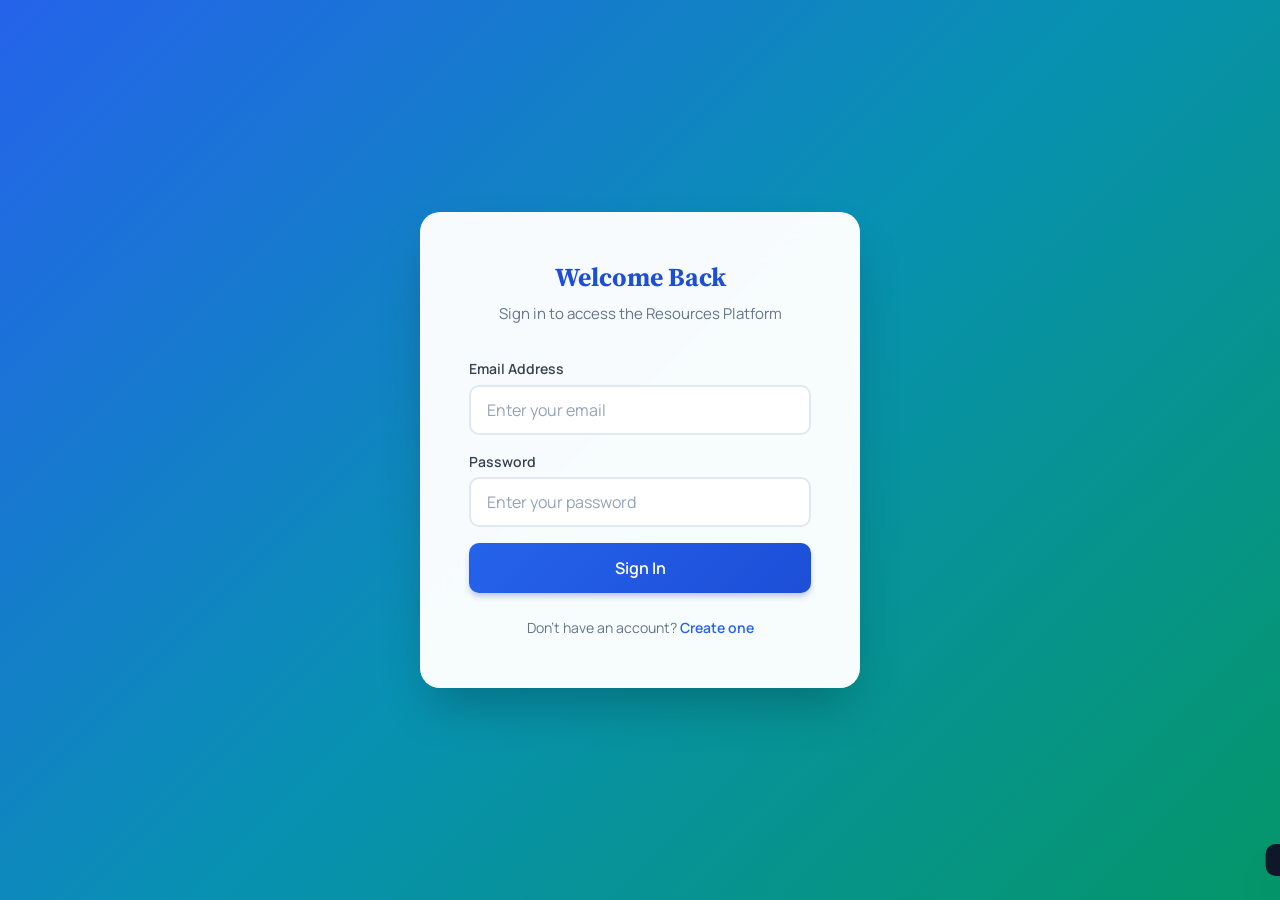
<file: index.html>
<!DOCTYPE html>
<html lang="en">
<head>
    <meta charset="UTF-8">
    <meta name="viewport" content="width=device-width, initial-scale=1.0">
    <meta name="description" content="Resources & Information Scarcity Platform - Connecting students with essential resources, food support, and educational opportunities">
    <meta name="keywords" content="student resources, food parcels, education funding, university support, ICT solutions">
    <meta name="author" content="NWED513 Group Assignment">
    <title>Resources & Information Scarcity | Student Support Platform</title>
    
    
    <link rel="preconnect" href="https://fonts.googleapis.com">
    <link rel="preconnect" href="https://fonts.gstatic.com" crossorigin>
    <link href="https://fonts.googleapis.com/css2?family=Manrope:wght@300;400;500;600;700;800&family=Source+Serif+4:ital,opsz,wght@0,8..60,300;0,8..60,400;0,8..60,500;0,8..60,600;0,8..60,700;1,8..60,400&display=swap" rel="stylesheet">
    
    <link rel="stylesheet" href="css/styles.css">
</head>
<body>
    
    <div id="authContainer" class="auth-container">
        <div class="auth-card">
            <div class="auth-header">
                <h1 id="authTitle">Welcome Back</h1>
                <p id="authSubtitle">Sign in to access the Resources Platform</p>
            </div>
            
            <div id="errorMsg" class="error-message" role="alert"></div>
            <div id="successMsg" class="success-message" role="status"></div>
            
            <form id="authForm" novalidate>
                <div class="form-group" id="nameGroup" style="display: none;">
                    <label for="fullName">Full Name</label>
                    <input type="text" id="fullName" placeholder="Enter your full name" autocomplete="name">
                </div>
                
                <div class="form-group">
                    <label for="email">Email Address</label>
                    <input type="email" id="email" placeholder="Enter your email" required autocomplete="email">
                </div>
                
                <div class="form-group">
                    <label for="password">Password</label>
                    <input type="password" id="password" placeholder="Enter your password" required autocomplete="current-password" minlength="6">
                </div>
                
                <button type="submit" class="btn btn-primary" id="authBtn">Sign In</button>
            </form>
            
            <div class="auth-footer">
                <p id="authSwitchText">Don't have an account? <a onclick="toggleAuthMode()" tabindex="0" role="button">Create one</a></p>
            </div>
        </div>
    </div>

    
    <div id="mainApp" class="app-container hidden">
        
        
        <nav class="navbar" role="navigation" aria-label="Main navigation">
            <div class="logo" onclick="showPage('home')" role="button" tabindex="0" aria-label="Go to homepage">
                R.I.S. Platform
            </div>
            
            <button class="nav-toggle" onclick="toggleMobileNav()" role="button" tabindex="0" aria-label="Toggle navigation menu">
                <span></span>
                <span></span>
                <span></span>
            </button>
            
            <div class="nav-links" id="navLinks">
                <a onclick="showPage('home')" role="button" tabindex="0" class="active">Home</a>
                <a onclick="showPage('about')" role="button" tabindex="0">About Us</a>
                <a onclick="showPage('services')" role="button" tabindex="0">Services</a>
                <a onclick="showPage('volunteer')" role="button" tabindex="0">Volunteer</a>
                <a onclick="showPage('donate')" role="button" tabindex="0">Donate</a>
                <a onclick="showPage('resources')" role="button" tabindex="0">Resources</a>
                <a onclick="showPage('faq')" role="button" tabindex="0">FAQ</a>
                <a onclick="showPage('contact')" role="button" tabindex="0">Contact</a>
                <div class="user-menu">
                    <div class="user-avatar" id="userAvatar" aria-hidden="true">U</div>
                    <button class="btn btn-logout" onclick="logout()">Logout</button>
                </div>
            </div>
        </nav>
        
        <div class="nav-overlay" onclick="toggleMobileNav()" aria-hidden="true"></div>

        
        <div id="homeView" class="page-view">
            
            <section class="hero-section">
                <div class="hero-content">
                    <h1>Empowering Students Through Resource Access</h1>
                    <p>A comprehensive platform connecting university students with essential resources, food support, menstrual health supplies, and educational funding opportunities.</p>
                    <div class="hero-buttons">
                        <button class="btn btn-primary" onclick="showPage('services')">Explore Services</button>
                        <button class="btn btn-hero-secondary" onclick="showPage('about')">Learn More</button>
                    </div>
                </div>
            </section>

            
            <div class="welcome-banner">
                <h2>Your Future. Your Strength. Your Support System.</h2>
                <p>From trusted tertiary education information to vital support for women's needs, we are here to help you rise. When times are tough, our resources offer care, dignity, and hope.</p>
            </div>

            
            <section class="main-content">
                <div class="section-header">
                    <h2>Our Impact</h2>
                    <div class="section-divider"></div>
                    <p>Making a real difference in students' lives every day</p>
                </div>

                <div class="stats-grid" style="max-width: 800px; margin: 0 auto;">
                    <div class="stat-item">
                        <div class="number">500+</div>
                        <div class="label">Students Supported</div>
                    </div>
                    <div class="stat-item">
                        <div class="number">1,200</div>
                        <div class="label">Food Parcels Distributed</div>
                    </div>
                    <div class="stat-item">
                        <div class="number">50</div>
                        <div class="label">Active Volunteers</div>
                    </div>
                    <div class="stat-item">
                        <div class="number">24/7</div>
                        <div class="label">Resource Access</div>
                    </div>
                </div>
            </section>

            
            <section class="main-content">
                <div class="section-header">
                    <h2>Quick Access</h2>
                    <div class="section-divider"></div>
                    <p>Get the support you need, when you need it</p>
                </div>

                <div class="services-grid" style="grid-template-columns: repeat(auto-fit, minmax(250px, 1fr));">
                    <a href="#" onclick="showPage('services'); return false;" class="quick-access-card">
                        <div class="quick-access-icon" style="background: linear-gradient(135deg, #3b82f6, #1d4ed8);">
                            <svg width="24" height="24" viewBox="0 0 24 24" fill="none" stroke="currentColor" stroke-width="2"><path d="M18 8h1a4 4 0 0 1 0 8h-1"/><path d="M2 8h16v9a4 4 0 0 1-4 4H6a4 4 0 0 1-4-4V8z"/></svg>
                        </div>
                        <h4>Food Support</h4>
                        <p>Weekly food parcels for students in need</p>
                    </a>
                    <a href="#" onclick="showPage('services'); return false;" class="quick-access-card">
                        <div class="quick-access-icon" style="background: linear-gradient(135deg, #ec4899, #db2777);">
                            <svg width="24" height="24" viewBox="0 0 24 24" fill="none" stroke="currentColor" stroke-width="2"><path d="M12 21.35l-1.45-1.32C5.4 15.36 2 12.28 2 8.5"/></svg>
                        </div>
                        <h4>Health Supplies</h4>
                        <p>Free menstrual products and wellness resources</p>
                    </a>
                    <a href="#" onclick="showPage('services'); return false;" class="quick-access-card">
                        <div class="quick-access-icon" style="background: linear-gradient(135deg, #059669, #047857);">
                            <svg width="24" height="24" viewBox="0 0 24 24" fill="none" stroke="currentColor" stroke-width="2"><path d="M22 10v6M2 10l10-5 10 5-10 5z"/></svg>
                        </div>
                        <h4>Funding Help</h4>
                        <p>Scholarships, bursaries, and financial aid</p>
                    </a>
                    <a href="#" onclick="showPage('contact'); return false;" class="quick-access-card">
                        <div class="quick-access-icon" style="background: linear-gradient(135deg, #f59e0b, #d97706);">
                            <svg width="24" height="24" viewBox="0 0 24 24" fill="none" stroke="currentColor" stroke-width="2"><path d="M22 16.92v3a2 2 0 0 1-2.18 2 19.79 19.79 0 0 1-8.63-3.07"/></svg>
                        </div>
                        <h4>Get in Touch</h4>
                        <p>Contact our support team for assistance</p>
                    </a>
                </div>
            </section>

            
            <section class="main-content" id="services">
                <div class="section-header">
                    <h2>Our Services</h2>
                    <div class="section-divider"></div>
                    <p>Comprehensive support designed to uplift and empower</p>
                </div>
                
                <div class="services-grid">
                    
                    <div class="service-card">
                        <div class="service-icon">
                            <svg width="24" height="24" viewBox="0 0 24 24" fill="none" stroke="currentColor" stroke-width="2" stroke-linecap="round" stroke-linejoin="round"><path d="M18 8h1a4 4 0 0 1 0 8h-1"/><path d="M2 8h16v9a4 4 0 0 1-4 4H6a4 4 0 0 1-4-4V8z"/><line x1="6" y1="1" x2="6" y2="4"/><line x1="10" y1="1" x2="10" y2="4"/><line x1="14" y1="1" x2="14" y2="4"/></svg>
                        </div>
                        <h3>Care In Action</h3>
                        <p>Providing essential food supplies and nutrition support to students facing hardship.</p>
                    
                        <div class="service-details" id="careDetails">
                            <div class="details-content">
                                <h4>What We Provide</h4>
                                <ul>
                                    <li>Weekly food package distribution</li>
                                    <li>Fresh produce and pantry staples</li>
                                    <li>Special dietary accommodations</li>
                                    <li>Emergency meal assistance</li>
                                </ul>
                                <h4>How to Access</h4>
                                <p>Visit our distribution center every Tuesday and Thursday, 9 AM - 5 PM. No appointment needed—just bring student ID and proof of residence.</p>
                            </div>
                        </div>
                    
                        <button class="btn btn-expand" onclick="toggleDetails('careDetails', this)"><p><a href="Care in action.html">Care in action details</a></p></button>
                    </div>

                    
                    <div class="service-card">
                        <div class="service-icon">
                            <svg width="24" height="24" viewBox="0 0 24 24" fill="none" stroke="currentColor" stroke-width="2" stroke-linecap="round" stroke-linejoin="round"><path d="M12 21.35l-1.45-1.32C5.4 15.36 2 12.28 2 8.5 2 5.42 4.42 3 7.5 3c1.74 0 3.41.81 4.5 2.09C13.09 3.81 14.76 3 16.5 3 19.58 3 22 5.42 22 8.5c0 3.78-3.4 6.86-8.55 11.54L12 21.35z"/></svg>
                        </div>
                        <h3>Menstrual Health</h3>
                        <p>Supporting dignity and health through hygiene products and wellness resources.</p>
                        
                        <div class="service-details" id="womenDetails">
                            <div class="details-content">
                                <h4>Understanding Menstruation</h4>
                                <p>A menstrual cycle is a monthly process in the female body involving the shedding of the uterine lining. It typically lasts 3-7 days and is a normal, healthy part of reproductive health.</p>
                                
                                <h4>Types of Menstrual Products</h4>
                                <ul>
                                    <li>Sanitary Pads - Absorbent products for leakage protection</li>
                                    <li>Reusable Cloth Pads - Eco-friendly, washable options</li>
                                    <li>Tampons - Internal absorption for active lifestyles</li>
                                    <li>Menstrual Cups - Sustainable, long-lasting solution</li>
                                </ul>
                            </div>
                        </div>
                        
                        <button class="btn btn-expand" onclick="toggleDetails('womenDetails', this)"><a href="Menstrual Cycle Guide.html">Learn More</a></button>
                    </div>

                    
                    <div class="service-card">
                        <div class="service-icon">
                            <svg width="24" height="24" viewBox="0 0 24 24" fill="none" stroke="currentColor" stroke-width="2" stroke-linecap="round" stroke-linejoin="round"><path d="M22 10v6M2 10l10-5 10 5-10 5z"/><path d="M6 12v5c3 3 9 3 12 0v-5"/></svg>
                        </div>
                        <h3>University Funding</h3>
                        <p>Opening doors through bursaries, scholarships, and comprehensive school support.</p>
                        
                        <div class="service-details" id="eduDetails">
                            <div class="details-content">
                                <h4>Financial Support Options</h4>
                                <ul>
                                    <li>Merit-based scholarships</li>
                                    <li>Need-based bursaries</li>
                                    <li>Work-study programs</li>
                                    <li>Emergency student funds</li>
                                </ul>
                                <h4>Application Process</h4>
                                <p>Contact our financial aid office for personalized guidance on available funding options and application requirements.</p>
                            </div>
                        </div>
                        
                        <button class="btn btn-expand" onclick="toggleDetails('eduDetails', this)"><a href="Edupath.html">Learn More</a></button>
                    </div>
                </div>
            </section>
        </div>

        
        <div id="aboutView" class="page-view hidden">
            <section class="main-content">
                <div class="section-header">
                    <h2>About Us</h2>
                    <div class="section-divider"></div>
                    <p>Building bridges, breaking barriers, and creating opportunities</p>
                </div>

                <div class="about-grid">
                    <div class="about-content">
                        <h3>Our Mission</h3>
                        <p>The Resources & Information Scarcity Platform was founded with a simple yet powerful mission: to ensure that no university student goes without essential resources due to financial constraints.</p>
                        <p>We believe that access to food, hygiene products, and educational support should not be privileges but fundamental rights for all students pursuing higher education.</p>
                    </div>
                    <div class="about-image">
                        <svg width="80" height="80" viewBox="0 0 24 24" fill="none" stroke="currentColor" stroke-width="1.5" stroke-linecap="round" stroke-linejoin="round"><path d="M17 21v-2a4 4 0 0 0-4-4H5a4 4 0 0 0-4 4v2"/><circle cx="9" cy="7" r="4"/><path d="M23 21v-2a4 4 0 0 0-3-3.87"/><path d="M16 3.13a4 4 0 0 1 0 7.75"/></svg>
                    </div>
                </div>

                <div class="about-grid">
                    <div class="about-image">
                        <svg width="80" height="80" viewBox="0 0 24 24" fill="none" stroke="currentColor" stroke-width="1.5" stroke-linecap="round" stroke-linejoin="round"><circle cx="12" cy="12" r="10"/><line x1="2" y1="12" x2="22" y2="12"/><path d="M12 2a15.3 15.3 0 0 1 4 10 15.3 15.3 0 0 1-4 10 15.3 15.3 0 0 1-4-10 15.3 15.3 0 0 1 4-10z"/></svg>
                    </div>
                    <div class="about-content">
                        <h3>Our Vision</h3>
                        <p>We envision a future where every student, regardless of their financial background, has equal access to the resources they need to succeed academically and maintain their dignity and wellbeing.</p>
                        <p>Through technology, community partnerships, and dedicated volunteers, we are building a sustainable support system that empowers students to focus on their education rather than their basic survival needs.</p>
                    </div>
                </div>

                <div class="section-header" style="margin-top: var(--space-3xl);">
                    <h3>Our Team</h3>
                    <div class="section-divider"></div>
                </div>

                <div class="team-grid">
                    <div class="team-member">
                        <div class="team-avatar">JD</div>
                        <h4>Agnes Ntuli</h4>
                        <h4>Gift Manyatsha</h4>
                        <p>Back-end and Front-end developer</p>
                    </div>
                    <div class="team-member">
                        <div class="team-avatar">MS</div>
                        <h4>Phiwokuhle Mngomezulu</h4>
                        <h4>Nobuhle Mile</h4>
                        <h4>Nhlahla Ndweni</h4>
                        <p>Operations Manager</p>
                    </div>
                    <div class="team-member">
                        <div class="team-avatar">SJ</div>
                        <h4>Toka Monareng</h4>
                        <h4>Phiwokuhle Nkosi</h4>
                        <p>Community Liaison</p>
                    </div>
                    <div class="team-member">
                        <div class="team-avatar">DW</div>
                        <h4>Nombuso Mdluli</h4>
                        <h4>Nontobeko Ntuli</h4>
                        <h4>Ntando Ntombela</h4>
                        <p>Technical Lead</p>
                    </div>
                </div>
            </section>
        </div>

        
        <div id="servicesView" class="page-view hidden">
            <section class="hero-section" style="padding: var(--space-3xl) var(--space-xl);">
                <div class="hero-content">
                    <h1>Our Services</h1>
                    <p>Comprehensive support programs designed to address the diverse needs of university students</p>
                </div>
            </section>

            <section class="main-content">
                <div class="services-grid">
                    <div class="service-card">
                        <div class="service-icon">
                            <svg width="24" height="24" viewBox="0 0 24 24" fill="none" stroke="currentColor" stroke-width="2" stroke-linecap="round" stroke-linejoin="round"><path d="M18 8h1a4 4 0 0 1 0 8h-1"/><path d="M2 8h16v9a4 4 0 0 1-4 4H6a4 4 0 0 1-4-4V8z"/><line x1="6" y1="1" x2="6" y2="4"/><line x1="10" y1="1" x2="10" y2="4"/><line x1="14" y1="1" x2="14" y2="4"/></svg>
                        </div>
                        <h3>Care In Action</h3>
                        <p>Providing essential food supplies and nutrition support to students facing hardship.</p>
                        <div class="service-details" id="careDetailsFull">
                            <div class="details-content">
                                <h4>What We Provide</h4>
                                <ul>
                                    <li>Weekly food package distribution</li>
                                    <li>Fresh produce and pantry staples</li>
                                    <li>Special dietary accommodations</li>
                                    <li>Emergency meal assistance</li>
                                </ul>
                                <h4>Distribution Schedule</h4>
                                <p>Tuesday and Thursday, 9 AM - 5 PM at the Student Support Center. Bring student ID and proof of residence.</p>
                            </div>
                        </div>
                        <button class="btn btn-expand" onclick="toggleDetails('careDetailsFull', this)">Learn More</button>
                    </div>

                    <div class="service-card">
                        <div class="service-icon">
                            <svg width="24" height="24" viewBox="0 0 24 24" fill="none" stroke="currentColor" stroke-width="2" stroke-linecap="round" stroke-linejoin="round"><path d="M12 21.35l-1.45-1.32C5.4 15.36 2 12.28 2 8.5 2 5.42 4.42 3 7.5 3c1.74 0 3.41.81 4.5 2.09C13.09 3.81 14.76 3 16.5 3 19.58 3 22 5.42 22 8.5c0 3.78-3.4 6.86-8.55 11.54L12 21.35z"/></svg>
                        </div>
                        <h3>Menstrual Health</h3>
                        <p>Supporting dignity and health through hygiene products and wellness resources.</p>
                        <div class="service-details" id="womenDetailsFull">
                            <div class="details-content">
                                <h4>Products Available</h4>
                                <ul>
                                    <li>Sanitary pads (regular and overnight)</li>
                                    <li>Tampons (various absorbencies)</li>
                                    <li>Menstrual cups</li>
                                    <li>Reusable cloth pads</li>
                                    <li>Pain relief medication</li>
                                </ul>
                                <h4>How to Access</h4>
                                <p>Visit the Women's Wellness Center on campus. All products are provided free of charge with no questions asked.</p>
                            </div>
                        </div>
                        <button class="btn btn-expand" onclick="toggleDetails('womenDetailsFull', this)">Learn More</button>
                    </div>

                    <div class="service-card">
                        <div class="service-icon">
                            <svg width="24" height="24" viewBox="0 0 24 24" fill="none" stroke="currentColor" stroke-width="2" stroke-linecap="round" stroke-linejoin="round"><path d="M22 10v6M2 10l10-5 10 5-10 5z"/><path d="M6 12v5c3 3 9 3 12 0v-5"/></svg>
                        </div>
                        <h3>University Funding</h3>
                        <p>Opening doors through bursaries, scholarships, and comprehensive school support.</p>
                        <div class="service-details" id="eduDetailsFull">
                            <div class="details-content">
                                <h4>Funding Options</h4>
                                <ul>
                                    <li>Merit-based scholarships</li>
                                    <li>Need-based bursaries</li>
                                    <li>Work-study programs</li>
                                    <li>Emergency student funds</li>
                                    <li>Textbook assistance programs</li>
                                </ul>
                                <h4>Application Process</h4>
                                <p>Schedule a consultation with our financial aid advisor to explore available options and receive personalized guidance on applications.</p>
                            </div>
                        </div>
                        <button class="btn btn-expand" onclick="toggleDetails('eduDetailsFull', this)">Learn More</button>
                    </div>

                    <div class="service-card">
                        <div class="service-icon">
                            <svg width="24" height="24" viewBox="0 0 24 24" fill="none" stroke="currentColor" stroke-width="2" stroke-linecap="round" stroke-linejoin="round"><path d="M4 19.5A2.5 2.5 0 0 1 6.5 17H20"/><path d="M6.5 2H20v20H6.5A2.5 2.5 0 0 1 4 19.5v-15A2.5 2.5 0 0 1 6.5 2z"/></svg>
                        </div>
                        <h3>Academic Support</h3>
                        <p>Tutoring, study groups, and academic resources to help students succeed.</p>
                        <div class="service-details" id="academicDetails">
                            <div class="details-content">
                                <h4>Available Support</h4>
                                <ul>
                                    <li>Peer tutoring programs</li>
                                    <li>Study skills workshops</li>
                                    <li>Writing center assistance</li>
                                    <li>Exam preparation sessions</li>
                                </ul>
                            </div>
                        </div>
                        <button class="btn btn-expand" onclick="toggleDetails('academicDetails', this)">Learn More</button>
                    </div>

                    <div class="service-card">
                        <div class="service-icon">
                            <svg width="24" height="24" viewBox="0 0 24 24" fill="none" stroke="currentColor" stroke-width="2" stroke-linecap="round" stroke-linejoin="round"><path d="M20 21v-2a4 4 0 0 0-4-4H8a4 4 0 0 0-4 4v2"/><circle cx="12" cy="7" r="4"/></svg>
                        </div>
                        <h3>Mental Health</h3>
                        <p>Counseling services and mental health resources for student wellbeing.</p>
                        <div class="service-details" id="mentalDetails">
                            <div class="details-content">
                                <h4>Services Offered</h4>
                                <ul>
                                    <li>Individual counseling sessions</li>
                                    <li>Group therapy sessions</li>
                                    <li>Crisis intervention</li>
                                    <li>Stress management workshops</li>
                                </ul>
                            </div>
                        </div>
                        <button class="btn btn-expand" onclick="toggleDetails('mentalDetails', this)">Learn More</button>
                    </div>

                    <div class="service-card">
                        <div class="service-icon">
                            <svg width="24" height="24" viewBox="0 0 24 24" fill="none" stroke="currentColor" stroke-width="2" stroke-linecap="round" stroke-linejoin="round"><path d="M3 9l9-7 9 7v11a2 2 0 0 1-2 2H5a2 2 0 0 1-2-2z"/><polyline points="9 22 9 12 15 12 15 22"/></svg>
                        </div>
                        <h3>Housing Assistance</h3>
                        <p>Help finding affordable and safe housing options for students.</p>
                        <div class="service-details" id="housingDetails">
                            <div class="details-content">
                                <h4>Housing Support</h4>
                                <ul>
                                    <li>Affordable housing listings</li>
                                    <li>Rental assistance programs</li>
                                    <li>Emergency shelter referrals</li>
                                    <li>Tenancy rights education</li>
                                </ul>
                            </div>
                        </div>
                        <button class="btn btn-expand" onclick="toggleDetails('housingDetails', this)">Learn More</button>
                    </div>
                </div>
            </section>
        </div>

        
        <div id="volunteerView" class="page-view hidden">
            <section class="hero-section" style="padding: var(--space-3xl) var(--space-xl);">
                <div class="hero-content">
                    <h1>Volunteer With Us</h1>
                    <p>Make a difference in the lives of students by contributing your time and skills</p>
                </div>
            </section>

            <section class="main-content">
                <div class="volunteer-card">
                    <div class="section-header">
                        <h2>Join Our Volunteer Team</h2>
                        <div class="section-divider"></div>
                        <p>Our volunteers are the heart of our operations, helping us deliver essential services to students in need.</p>
                    </div>

                    <div class="volunteer-benefits">
                        <div class="benefit-item">
                            <h4>Flexible Scheduling</h4>
                            <p>Choose hours that work with your schedule. We offer morning, afternoon, and evening shifts.</p>
                        </div>
                        <div class="benefit-item">
                            <h4>Meaningful Impact</h4>
                            <p>See the direct impact of your contribution on students' lives and academic success.</p>
                        </div>
                        <div class="benefit-item">
                            <h4>Skill Development</h4>
                            <p>Gain valuable experience in community service, event coordination, and client support.</p>
                        </div>
                        <div class="benefit-item">
                            <h4>Community Connection</h4>
                            <p>Meet like-minded individuals and build relationships within the university community.</p>
                        </div>
                    </div>

                    <h3 style="margin-top: var(--space-xl); margin-bottom: var(--space-md);">Volunteer Opportunities</h3>
                    <ul>
                        <li><strong>Food Distribution Assistants:</strong> Help sort, pack, and distribute food parcels</li>
                        <li><strong>Event Coordinators:</strong> Plan and execute fundraising and awareness events</li>
                        <li><strong>Mentors:</strong> Provide academic and personal guidance to students</li>
                        <li><strong>Administrative Support:</strong> Assist with data entry, communications, and office tasks</li>
                        <li><strong>Social Media Ambassadors:</strong> Help spread awareness through digital channels</li>
                    </ul>

                    <div style="margin-top: var(--space-xl);">
                        <form class="contact-form" onsubmit="handleVolunteerSubmit(event)">
                            <div class="form-group">
                                <label for="volName">Full Name</label>
                                <input type="text" id="volName" placeholder="Enter your full name" required>
                            </div>
                            <div class="form-group">
                                <label for="volEmail">Email Address</label>
                                <input type="email" id="volEmail" placeholder="Enter your email" required>
                            </div>
                            <div class="form-group">
                                <label for="volInterest">Area of Interest</label>
                                <select id="volInterest" required>
                                    <option value="">Select an area</option>
                                    <option value="food">Food Distribution</option>
                                    <option value="events">Event Coordination</option>
                                    <option value="mentoring">Mentoring</option>
                                    <option value="admin">Administrative Support</option>
                                    <option value="social">Social Media</option>
                                </select>
                            </div>
                            <div class="form-group">
                                <label for="volMessage">Why do you want to volunteer?</label>
                                <textarea id="volMessage" placeholder="Tell us about your motivation..." required rows="4"></textarea>
                            </div>
                            <button type="submit" class="btn btn-primary">Submit Application</button>
                        </form>
                    </div>
                </div>
            </section>
        </div>

        
        <div id="donateView" class="page-view hidden">
            <section class="hero-section" style="padding: var(--space-3xl) var(--space-xl);">
                <div class="hero-content">
                    <h1>Support Our Cause</h1>
                    <p>Your generosity helps us continue providing essential resources to students in need</p>
                </div>
            </section>

            <section class="main-content">
                <div class="donate-card">
                    <div class="section-header">
                        <h2>Make a Donation</h2>
                        <div class="section-divider"></div>
                        <p>Every contribution, no matter the size, makes a real difference in a student's life.</p>
                    </div>

                    <h3 style="margin-bottom: var(--space-md);">Select Donation Amount</h3>
                    <div class="donation-options">
                        <div class="donation-option" onclick="selectDonation(this, 50)">
                            <h4>R50</h4>
                            <p>Provides hygiene products for one student</p>
                        </div>
                        <div class="donation-option selected" onclick="selectDonation(this, 100)">
                            <h4>R100</h4>
                            <p>Contributes to a food parcel</p>
                        </div>
                        <div class="donation-option" onclick="selectDonation(this, 250)">
                            <h4>R250</h4>
                            <p>Funds educational materials</p>
                        </div>
                        <div class="donation-option" onclick="selectDonation(this, 500)">
                            <h4>R500</h4>
                            <p>Sponsors a full food package</p>
                        </div>
                        <div class="donation-option" onclick="selectDonation(this, 1000)">
                            <h4>R1000</h4>
                            <p>Supports emergency assistance fund</p>
                        </div>
                    </div>

                    <form class="contact-form" onsubmit="handleDonationSubmit(event)" style="max-width: 500px; margin: var(--space-xl) auto 0;">
                        <div class="form-group">
                            <label for="donName">Full Name</label>
                            <input type="text" id="donName" placeholder="Enter your full name" required>
                        </div>
                        <div class="form-group">
                            <label for="donEmail">Email Address</label>
                            <input type="email" id="donEmail" placeholder="Enter your email" required>
                        </div>
                        <div class="form-group">
                            <label for="donPhone">Phone Number (Optional)</label>
                            <input type="tel" id="donPhone" placeholder="Enter your phone number">
                        </div>
                        <div class="form-group">
                            <label for="donAmount">Donation Amount (R)</label>
                            <input type="number" id="donAmount" value="100" min="10" required>
                        </div>
                        <div class="form-group">
                            <label for="donMessage">Personal Message (Optional)</label>
                            <textarea id="donMessage" placeholder="Leave a message of encouragement..." rows="3"></textarea>
                        </div>
                        <button type="submit" class="btn btn-primary">Proceed with Donation</button>
                    </form>

                    <div style="text-align: center; margin-top: var(--space-2xl); padding-top: var(--space-xl); border-top: 1px solid var(--gray-200);">
                        <h4>Other Ways to Help</h4>
                        <p style="color: var(--gray-500); margin-top: var(--space-sm);">You can also donate food items, clothing, or school supplies directly to our distribution center.</p>
                        <p style="color: var(--gray-500);">Contact us at <strong>068 261 3833</strong> to arrange a drop-off.</p>
                    </div>
                </div>
            </section>
        </div>

        
        <div id="resourcesView" class="page-view hidden">
            <section class="hero-section" style="padding: var(--space-3xl) var(--space-xl);">
                <div class="hero-content">
                    <h1>Resource Library</h1>
                    <p>Access helpful guides, documents, and information to support your journey</p>
                </div>
            </section>

            <section class="main-content">
                <div class="section-header">
                    <h2>Helpful Resources</h2>
                    <div class="section-divider"></div>
                </div>

                <div class="resource-grid">
                    <div class="resource-card">
                        <span class="resource-type">Guide</span>
                        <h4>Student Financial Aid Guide</h4>
                        <p>Comprehensive guide to applying for NSFAS, bursaries, and scholarships.</p>
                        <a href="#" class="resource-link">Download PDF</a>
                    </div>

                    <div class="resource-card">
                        <span class="resource-type">Guide</span>
                        <h4>Budgeting for Students</h4>
                        <p>Practical tips for managing finances and stretching your budget.</p>
                        <a href="#" class="resource-link">Download PDF</a>
                    </div>

                    <div class="resource-card">
                        <span class="resource-type">Fact Sheet</span>
                        <h4>Menstrual Health Facts</h4>
                        <p>Educational information about menstrual health and available products.</p>
                        <a href="#" class="resource-link">Download PDF</a>
                    </div>

                    <div class="resource-card">
                        <span class="resource-type">Guide</span>
                        <h4>Healthy Eating on a Budget</h4>
                        <p>Nutritious meal ideas and shopping tips for students.</p>
                        <a href="#" class="resource-link">Download PDF</a>
                    </div>

                    <div class="resource-card">
                        <span class="resource-type">Directory</span>
                        <h4>Mental Health Resources</h4>
                        <p>List of counseling services and mental health support hotlines.</p>
                        <a href="#" class="resource-link">View Directory</a>
                    </div>

                    <div class="resource-card">
                        <span class="resource-type">Guide</span>
                        <h4>Study Skills Handbook</h4>
                        <p>Effective study techniques and time management strategies.</p>
                        <a href="#" class="resource-link">Download PDF</a>
                    </div>

                    <div class="resource-card">
                        <span class="resource-type">Template</span>
                        <h4>Cover Letter Templates</h4>
                        <p>Professional templates for job and internship applications.</p>
                        <a href="#" class="resource-link">Download Templates</a>
                    </div>

                    <div class="resource-card">
                        <span class="resource-type">Guide</span>
                        <h4>Housing Rights Guide</h4>
                        <p>Know your rights as a tenant and how to find safe housing.</p>
                        <a href="#" class="resource-link">Download PDF</a>
                    </div>
                </div>
            </section>
        </div>

        
        <div id="faqView" class="page-view hidden">
            <section class="hero-section" style="padding: var(--space-3xl) var(--space-xl);">
                <div class="hero-content">
                    <h1>Frequently Asked Questions</h1>
                    <p>Find answers to common questions about our services and programs</p>
                </div>
            </section>

            <section class="main-content">
                <div class="faq-list">
                    <div class="faq-item" onclick="toggleFaq(this)">
                        <div class="faq-question">
                            <span>Who is eligible for food parcels?</span>
                            <span class="faq-icon">+</span>
                        </div>
                        <div class="faq-answer">
                            <div class="faq-answer-content">
                                <p>Food parcels are available to all registered university students who can demonstrate financial need. This includes self-funded students, those awaiting funding, and students experiencing unexpected financial hardship. You will need to provide proof of student status and may be asked to provide documentation of your financial situation.</p>
                            </div>
                        </div>
                    </div>

                    <div class="faq-item" onclick="toggleFaq(this)">
                        <div class="faq-question">
                            <span>How often can I receive a food parcel?</span>
                            <span class="faq-icon">+</span>
                        </div>
                        <div class="faq-answer">
                            <div class="faq-answer-content">
                                <p>Students can receive one food parcel per week. Each parcel is designed to supplement your nutritional needs for approximately 5-7 days. In emergency situations, additional support may be available - please contact our team to discuss your specific circumstances.</p>
                            </div>
                        </div>
                    </div>

                    <div class="faq-item" onclick="toggleFaq(this)">
                        <div class="faq-question">
                            <span>Are menstrual products really free?</span>
                            <span class="faq-icon">+</span>
                        </div>
                        <div class="faq-answer">
                            <div class="faq-answer-content">
                                <p>Yes, all menstrual products are provided completely free of charge to any student who needs them. There are no eligibility requirements, no questions asked. We believe that access to menstrual products is a basic necessity and a matter of dignity.</p>
                            </div>
                        </div>
                    </div>

                    <div class="faq-item" onclick="toggleFaq(this)">
                        <div class="faq-question">
                            <span>How do I apply for emergency funding?</span>
                            <span class="faq-icon">+</span>
                        </div>
                        <div class="faq-answer">
                            <div class="faq-answer-content">
                                <p>Emergency funding applications are handled on a case-by-case basis. Contact our office to schedule a confidential consultation with our financial aid advisor. Bring any relevant documentation of your emergency situation, and we will work with you to identify available resources and support options.</p>
                            </div>
                        </div>
                    </div>

                    <div class="faq-item" onclick="toggleFaq(this)">
                        <div class="faq-question">
                            <span>Can I volunteer if I'm not a student?</span>
                            <span class="faq-icon">+</span>
                        </div>
                        <div class="faq-answer">
                            <div class="faq-answer-content">
                                <p>Absolutely! We welcome volunteers from all backgrounds, including community members, alumni, and faculty. All volunteers undergo a brief orientation and are matched with roles that suit their skills and availability.</p>
                            </div>
                        </div>
                    </div>

                    <div class="faq-item" onclick="toggleFaq(this)">
                        <div class="faq-question">
                            <span>How can I donate food items instead of money?</span>
                            <span class="faq-icon">+</span>
                        </div>
                        <div class="faq-answer">
                            <div class="faq-answer-content">
                                <p>We gladly accept donations of non-perishable food items, personal hygiene products, and cleaning supplies. Please contact us to arrange a drop-off time. We particularly welcome rice, pasta, canned goods, peanut butter, cooking oil, soap, and toilet paper.</p>
                            </div>
                        </div>
                    </div>

                    <div class="faq-item" onclick="toggleFaq(this)">
                        <div class="faq-question">
                            <span>Is my information kept confidential?</span>
                            <span class="faq-icon">+</span>
                        </div>
                        <div class="faq-answer">
                            <div class="faq-answer-content">
                                <p>Yes, we take privacy very seriously. All information you provide is kept strictly confidential and is only used to facilitate the services you request. Your use of our services will not be disclosed to anyone outside our organization without your explicit consent.</p>
                            </div>
                        </div>
                    </div>

                    <div class="faq-item" onclick="toggleFaq(this)">
                        <div class="faq-question">
                            <span>What are your operating hours?</span>
                            <span class="faq-icon">+</span>
                        </div>
                        <div class="faq-answer">
                            <div class="faq-answer-content">
                                <p>Our main distribution center is open Tuesday and Thursday from 9:00 AM to 5:00 PM. The administrative office operates Monday through Friday, 8:00 AM to 4:00 PM. For emergencies outside of these hours, please call our helpline at 068 261 3833.</p>
                            </div>
                        </div>
                    </div>
                </div>
            </section>
        </div>

        
        <div id="contactView" class="page-view hidden">
            <section class="hero-section" style="padding: var(--space-3xl) var(--space-xl);">
                <div class="hero-content">
                    <h1>Contact Us</h1>
                    <p>We're here to help. Reach out with any questions or inquiries.</p>
                </div>
            </section>

            <section class="main-content">
                <div class="contact-container">
                    <h2>Get In Touch</h2>
                    <p>Have questions or need assistance? We're here to help. Reach out to us and we'll respond as soon as possible.</p>
                    
                    <form class="contact-form" onsubmit="handleContactSubmit(event)">
                        <div class="form-group">
                            <label for="contactName">Your Name</label>
<input type="text" id="contactName" placeholder="Agnes Ntuli" required>
                        </div>
                        
                        <div class="form-group">
                            <label for="contactEmail">Email Address</label>
                            <input type="email" id="contactEmail" placeholder="agnes@example.com" required>
                        </div>
                        
                        <div class="form-group">
                            <label for="contactSubject">Subject</label>
                            <input type="text" id="contactSubject" placeholder="How can we help?" required>
                        </div>
                        
                        <div class="form-group">
                            <label for="contactMessage">Message</label>
                            <textarea id="contactMessage" placeholder="Tell us more about your inquiry..." required rows="5"></textarea>
                        </div>
                        
                        <button type="submit" class="btn btn-primary">Send Message</button>
                    </form>
                    
                    <div class="contact-info">
                        <div class="contact-item">
                            <div class="contact-item-icon">
                                <svg width="24" height="24" viewBox="0 0 24 24" fill="none" stroke="currentColor" stroke-width="2" stroke-linecap="round" stroke-linejoin="round"><path d="M21 10c0 7-9 13-9 13s-9-6-9-13a9 9 0 0 1 18 0z"/><circle cx="12" cy="10" r="3"/></svg>
                            </div>
                            <h4>Address</h4>
                            <p>123 Community Street<br>City, State 12345</p>
                        </div>
                        <div class="contact-item">
                            <div class="contact-item-icon">
                                <svg width="24" height="24" viewBox="0 0 24 24" fill="none" stroke="currentColor" stroke-width="2" stroke-linecap="round" stroke-linejoin="round"><path d="M22 16.92v3a2 2 0 0 1-2.18 2 19.79 19.79 0 0 1-8.63-3.07 19.5 19.5 0 0 1-6-6 19.79 19.79 0 0 1-3.07-8.67A2 2 0 0 1 4.11 2h3a2 2 0 0 1 2 1.72 12.84 12.84 0 0 0 .7 2.81 2 2 0 0 1-.45 2.11L8.09 9.91a16 16 0 0 0 6 6l1.27-1.27a2 2 0 0 1 2.11-.45 12.84 12.84 0 0 0 2.81.7A2 2 0 0 1 22 16.92z"/></svg>
                            </div>
                            <h4>Phone</h4>
                            <p>068 261 3833</p>
                        </div>
                        <div class="contact-item">
                            <div class="contact-item-icon">
                                <svg width="24" height="24" viewBox="0 0 24 24" fill="none" stroke="currentColor" stroke-width="2" stroke-linecap="round" stroke-linejoin="round"><path d="M4 4h16c1.1 0 2 .9 2 2v12c0 1.1-.9 2-2 2H4c-1.1 0-2-.9-2-2V6c0-1.1.9-2 2-2z"/><polyline points="22,6 12,13 2,6"/></svg>
                            </div>
                            <h4>Email</h4>
<p>agnesntuli29@gmail.com</p>
                        </div>
                        <div class="contact-item">
                            <div class="contact-item-icon">
                                <svg width="24" height="24" viewBox="0 0 24 24" fill="none" stroke="currentColor" stroke-width="2" stroke-linecap="round" stroke-linejoin="round"><circle cx="12" cy="12" r="10"/><polyline points="12 6 12 12 16 14"/></svg>
                            </div>
                            <h4>Hours</h4>
                            <p>Mon-Fri: 9AM - 6PM</p>
                        </div>
                    </div>
                </div>
            </section>
        </div>

        
        <div id="termsView" class="page-view hidden">
            <section class="main-content">
                <div class="terms-container">
                    <h1>Terms and Conditions</h1>
                    <h2>Last updated: 3 April 2026</h2>
                    
                    <div class="terms-content">
                        <p>This platform provides information and resources aimed at raising awareness about resources and information scarcity affecting students.</p>

                        <p>The information available on this platform is provided for educational and awareness purposes only. While we strive to ensure that all content is accurate, relevant and reliable.</p>

                        <p>Users must acknowledge that resources shared through the platform may be limited and subjected to availability. Access to certain information or support may vary depending on geographical location, institutional capacity or external factors beyond our control.</p>

                        <p>We reserve the right to modify, update or remove content at any time without prior notice. Continued use of the platform after changes have been made constitutes acceptance of those changes.</p>

                        <p>By continuing to use this website you agree to use the information responsibly and not engage in activities that may spread misinformation, misuse resources or harm other users.</p>

                        <p>By accessing and using this website you agree to comply with the terms outlined above. If you do not agree with these terms you should discontinue the use of this website.</p>
                    </div>
                    
                    <div class="terms-footer">
                        <button class="btn btn-secondary" onclick="showPage('home')">Back to Home</button>
                    </div>
                </div>
            </section>
        </div>

        
        <footer>
            <div class="footer-content">
                <div class="footer-section">
                    <h4>Resources & Information Scarcity</h4>
                    <p>Building bridges, breaking barriers, and creating opportunities for all members of our community.</p>
                </div>
                <div class="footer-section">
                    <h4>Quick Links</h4>
                    <p><a onclick="showPage('about')">About Us</a></p>
                    <p><a onclick="showPage('services')">Our Services</a></p>
                    <p><a onclick="showPage('volunteer')">Volunteer</a></p>
                    <p><a onclick="showPage('donate')">Donate</a></p>
                    <p><a onclick="showPage('contact')">Contact Us</a></p>
                    <p><a onclick="showPage('terms')">Terms & Conditions</a></p>
                </div>
                <div class="footer-section">
                    <h4>Resources</h4>
                    <p><a onclick="showPage('resources')">Resource Library</a></p>
                    <p><a onclick="showPage('faq')">FAQ</a></p>
                </div>
                <div class="footer-section">
                    <h4>Contact</h4>
                    <p>Call Us: 068 261 3833</p>
                    <p>Email: agnesntuli29@gmail.com</p>
                    <p>123 Community Street</p>
                </div>
            </div>
            <div class="footer-bottom">
                <div class="footer-links">
                    <a onclick="showPage('home')">Home</a>
                    <a onclick="showPage('about')">About</a>
                    <a onclick="showPage('services')">Services</a>
                    <a onclick="showPage('contact')">Contact</a>
                    <a onclick="showPage('terms')">Terms</a>
                </div>
                <p>&copy; 2026 Resources & Information Scarcity Platform. All rights reserved.</p>
            </div>
        </footer>
    </div>

    
    <div id="toast" class="toast"></div>

    <script src="js/app.js"></script>
</body>
</html>
</file>
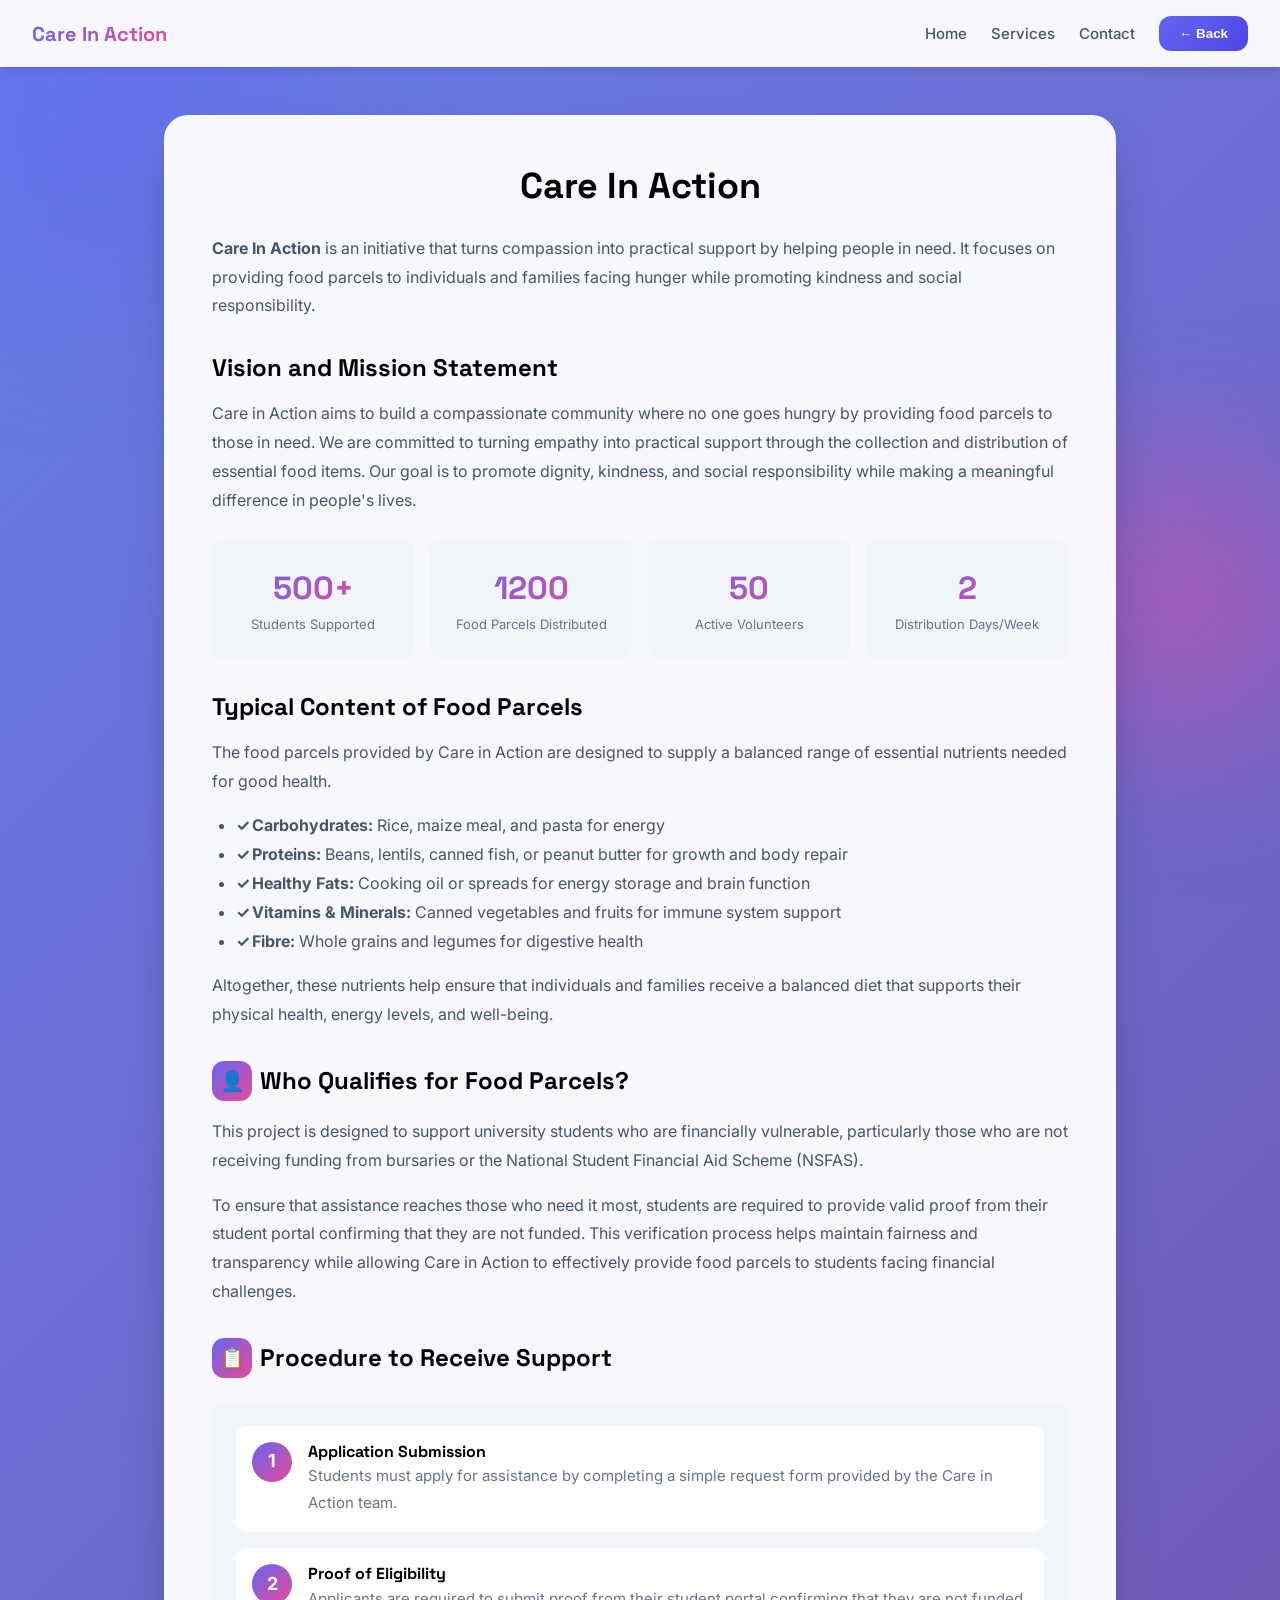
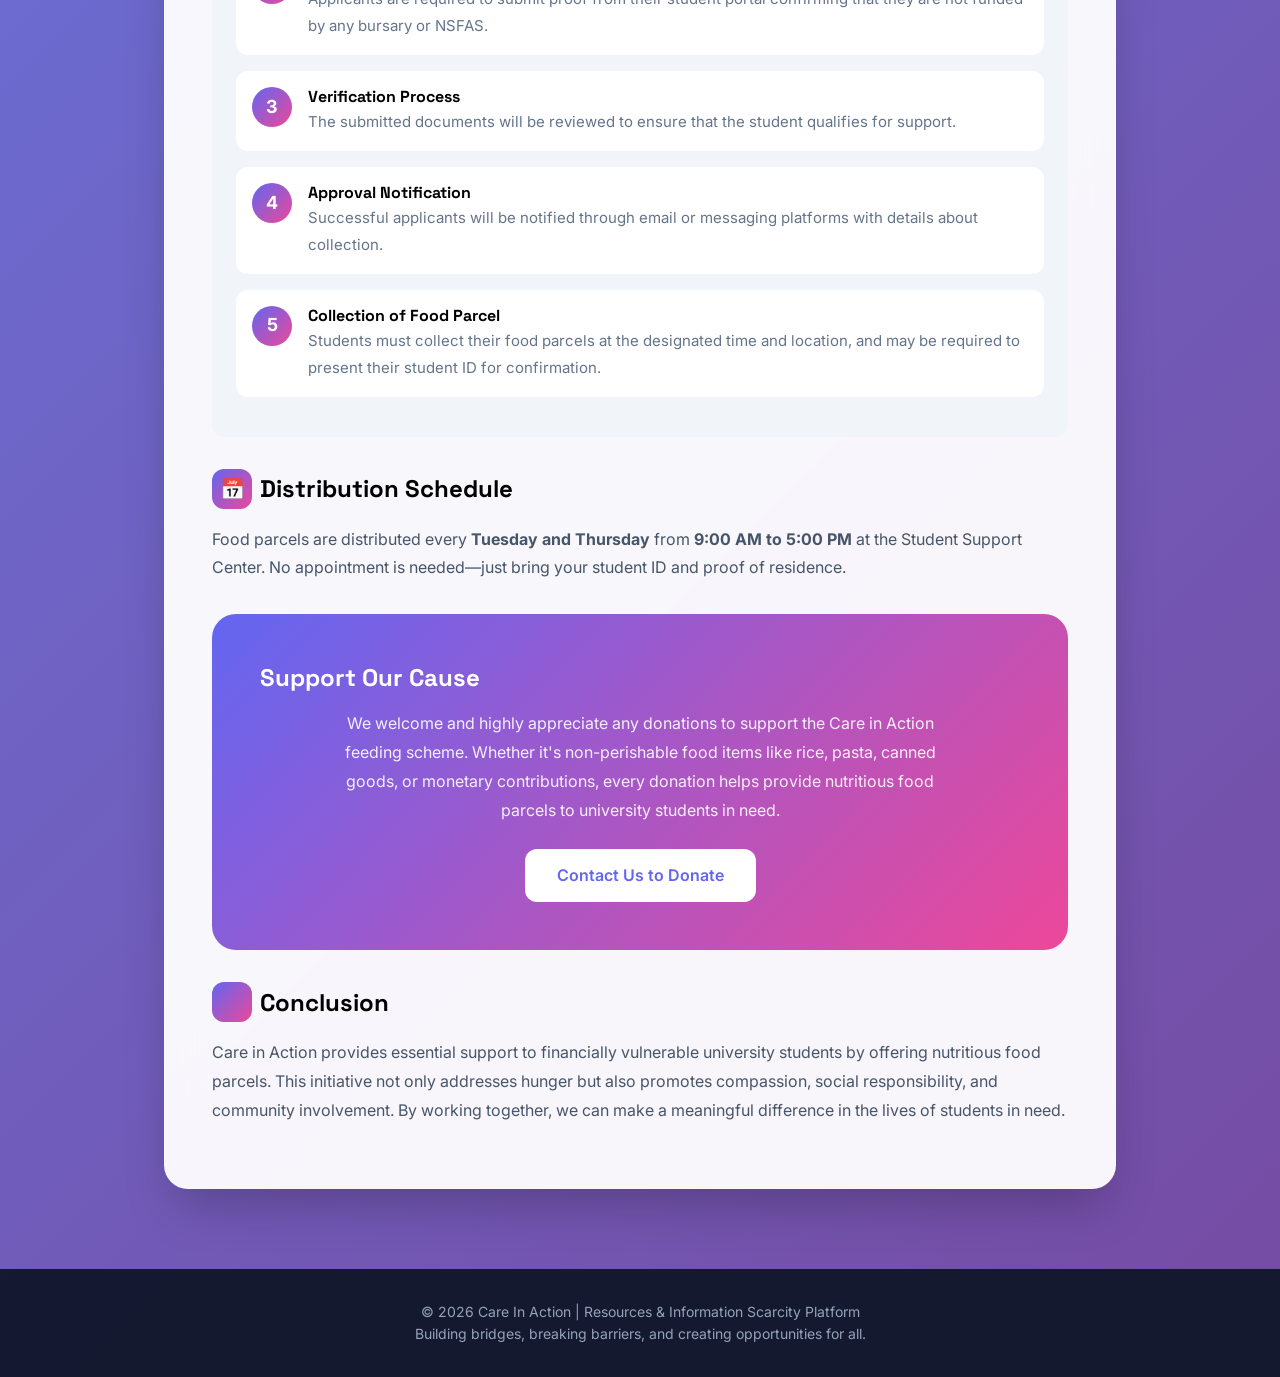
<file: Care in action.html>
<!DOCTYPE html>
<html lang="en">
<head>
    <meta charset="UTF-8">
    <meta name="viewport" content="width=device-width, initial-scale=1.0">
    <meta name="description" content="Care In Action - Providing essential food supplies and nutrition support to students facing hardship">
    <meta name="keywords" content="care in action, food parcels, student support, nutrition, university">
    <title>Care In Action | Resources & Information Scarcity</title>
    
    <!-- Preconnect for performance -->
    <link rel="preconnect" href="https://fonts.googleapis.com">
    <link rel="preconnect" href="https://fonts.gstatic.com" crossorigin>
    <link href="https://fonts.googleapis.com/css2?family=Space+Grotesk:wght@300;400;500;600;700&family=Inter:wght@300;400;500;600&display=swap" rel="stylesheet">
    
    <style>
       
        :root {
            --primary: #6366f1;
            --primary-dark: #4f46e5;
            --secondary: #ec4899;
            --accent: #06b6drgb(64, 63, 83)
            --dark: #0f172a;
            --dark-light: #1e293b;
            --gray-700: #374151;
            --gray-600: #475569;
            --gray-500: #64748b;
            --gray-400: #94a3b8;
            --gray-300: #cbd5e1;
            --gray-200: #e2e8f0;
            --gray-100: #f1f5f9;
            --light: #f8fafc;
            --white: #ffffff;
            --glass-solid: rgba(255, 255, 255, 0.95);
            --shadow: 0 4px 6px -1px rgba(0, 0, 0, 0.1);
            --shadow-lg: 0 25px 50px -12px rgba(0, 0, 0, 0.25);
            --radius: 12px;
            --radius-lg: 16px;
            --radius-xl: 24px;
            --space-sm: 8px;
            --space-md: 16px;
            --space-lg: 24px;
            --space-xl: 32px;
            --space-2xl: 48px;
            --space-3xl: 64px;
            --space-4xl: 80px;
        }

       
        *, *::before, *::after {
            margin: 0;
            padding: 0;
            box-sizing: border-box;
        }

        html {
            scroll-behavior: smooth;
        }

        body {
            font-family: 'Inter', -apple-system, BlinkMacSystemFont, sans-serif;
            background: linear-gradient(135deg, #667eea 0%, #764ba2 100%);
            min-height: 100vh;
            color: var(--dark);
            line-height: 1.6;
        }

        h1, h2, h3, h4 {
            font-family: 'Space Grotesk', sans-serif;
            font-weight: 700;
            line-height: 1.3;
        }

        a {
            text-decoration: none;
            color: inherit;
        }

        /* Animated Background */
        .bg-animation {
            position: fixed;
            top: 0;
            left: 0;
            width: 100%;
            height: 100%;
            z-index: -1;
            overflow: hidden;
        }

        .bg-animation .orb {
            position: absolute;
            border-radius: 50%;
            filter: blur(80px);
            opacity: 0.4;
            animation: float 20s infinite ease-in-out;
        }

        .orb-1 {
            width: 400px;
            height: 400px;
            background: var(--primary);
            top: -100px;
            left: -100px;
        }

        .orb-2 {
            width: 300px;
            height: 300px;
            background: var(--secondary);
            top: 50%;
            right: -50px;
            animation-delay: -5s;
        }

        .orb-3 {
            width: 350px;
            height: 350px;
            background: var(--accent);
            bottom: -100px;
            left: 30%;
            animation-delay: -10s;
        }

        @keyframes float {
            0%, 100% { transform: translate(0, 0) scale(1); }
            33% { transform: translate(30px, -50px) scale(1.1); }
            66% { transform: translate(-20px, 20px) scale(0.9); }
        }

        /* Navigation */
        .navbar {
            background: rgba(255, 255, 255, 0.95);
            backdrop-filter: blur(20px);
            padding: var(--space-md) var(--space-xl);
            position: sticky;
            top: 0;
            z-index: 100;
            display: flex;
            justify-content: space-between;
            align-items: center;
            box-shadow: var(--shadow);
        }

        .logo {
            font-family: 'Space Grotesk', sans-serif;
            font-size: 1.25rem;
            font-weight: 700;
            background: linear-gradient(135deg, var(--primary) 0%, var(--secondary) 100%);
            background-clip: text;
            -webkit-text-fill-color: transparent;
            background-clip: text;
        }

        .nav-links {
            display: flex;
            gap: var(--space-lg);
            align-items: center;
        }

        .nav-links a {
            color: var(--gray-600);
            font-weight: 500;
            font-size: 0.9375rem;
            transition: color 0.2s;
            cursor: pointer;
        }

        .nav-links a:hover {
            color: var(--primary);
        }

        .btn-back {
            padding: 10px 20px;
            background: linear-gradient(135deg, var(--primary) 0%, var(--primary-dark) 100%);
            color: var(--white);
            border: none;
            border-radius: var(--radius);
            font-weight: 600;
            cursor: pointer;
            transition: all 0.3s;
        }

        .btn-back:hover {
            transform: translateY(-2px);
            box-shadow: 0 4px 12px rgba(99, 102, 241, 0.4);
        }

        /* Main Content */
        .main-content {
            max-width: 1000px;
            margin: 0 auto;
            padding: var(--space-2xl) var(--space-lg);
        }

        .content-card {
            background: var(--glass-solid);
            backdrop-filter: blur(20px);
            border-radius: var(--radius-xl);
            padding: var(--space-2xl);
            box-shadow: var(--shadow-lg);
            margin-bottom: var(--space-xl);
        }

        .content-card h1 {
            font-size: 2.25rem;
            color: var(--dark);
            margin-bottom: var(--space-lg);
            text-align: center;
        }

        .content-card h2 {
            font-size: 1.5rem;
            color: var(--dark);
            margin-top: var(--space-xl);
            margin-bottom: var(--space-md);
            display: flex;
            align-items: center;
            gap: var(--space-sm);
        }

        .content-card h2 .icon {
            width: 40px;
            height: 40px;
            border-radius: var(--radius);
            display: flex;
            align-items: center;
            justify-content: center;
            font-size: 1.25rem;
            background: linear-gradient(135deg, var(--primary) 0%, var(--secondary) 100%);
            color: var(--white);
        }

        .content-card p {
            color: var(--gray-600);
            font-size: 1rem;
            line-height: 1.8;
            margin-bottom: var(--space-md);
        }

        .content-card ul {
            margin-left: var(--space-lg);
            margin-bottom: var(--space-md);
        }

        .content-card li {
            color: var(--gray-600);
            font-size: 1rem;
            line-height: 1.8;
            position: relative;
            padding-left: var(--space-md);
            margin-bottom: var(--space-xs);
        }

        .content-card li::before {
            content: '✓';
            color: var(--accent);
            font-weight: bold;
            position: absolute;
            left: 0;
        }

        /* Procedure Steps */
        .procedure-steps {
            background: var(--gray-100);
            border-radius: var(--radius);
            padding: var(--space-lg);
            margin: var(--space-lg) 0;
        }

        .step {
            display: flex;
            gap: var(--space-md);
            margin-bottom: var(--space-md);
            padding: var(--space-md);
            background: var(--white);
            border-radius: var(--radius);
            transition: transform 0.2s;
        }

        .step:hover {
            transform: translateX(8px);
        }

        .step-number {
            width: 40px;
            height: 40px;
            min-width: 40px;
            border-radius: 50%;
            background: linear-gradient(135deg, var(--primary) 0%, var(--secondary) 100%);
            color: var(--white);
            display: flex;
            align-items: center;
            justify-content: center;
            font-weight: 700;
            font-size: 1.125rem;
        }

        .step-content h4 {
            font-size: 1rem;
            color: var(--dark);
            margin-bottom: var(--space-xs);
        }

        .step-content p {
            color: var(--gray-500);
            font-size: 0.9375rem;
            margin: 0;
        }

        /* Stats Grid */
        .stats-grid {
            display: grid;
            grid-template-columns: repeat(auto-fit, minmax(150px, 1fr));
            gap: var(--space-md);
            margin: var(--space-lg) 0;
        }

        .stat-item {
            text-align: center;
            padding: var(--space-lg);
            background: var(--gray-100);
            border-radius: var(--radius);
        }

        .stat-item .number {
            font-family: 'Space Grotesk', sans-serif;
            font-size: 2rem;
            font-weight: 700;
            background: linear-gradient(135deg, var(--primary) 0%, var(--secondary) 100%);
            background-clip: text;
            -webkit-text-fill-color: transparent;
            background-clip: text;
        }

        .stat-item .label {
            color: var(--gray-500);
            font-size: 0.8125rem;
            margin-top: var(--space-xs);
        }

        /* Donation Banner */
        .donation-banner {
            background: linear-gradient(135deg, var(--primary) 0%, var(--secondary) 100%);
            border-radius: var(--radius-xl);
            padding: var(--space-2xl);
            text-align: center;
            color: var(--white);
            margin: var(--space-xl) 0;
        }

        .donation-banner h2 {
            color: var(--white);
            margin-top: 0;
        }

        .donation-banner p {
            color: rgba(255, 255, 255, 0.9);
            max-width: 600px;
            margin: 0 auto var(--space-lg);
        }

        .donation-banner .btn {
            display: inline-block;
            padding: 14px 32px;
            background: var(--white);
            color: var(--primary);
            border-radius: var(--radius);
            font-weight: 600;
            transition: all 0.3s;
        }

        .donation-banner .btn:hover {
            transform: translateY(-2px);
            box-shadow: 0 8px 20px rgba(0, 0, 0, 0.2);
        }

        /* Footer */
        footer {
            background: rgba(15, 23, 42, 0.95);
            color: var(--white);
            padding: var(--space-xl) var(--space-lg);
            text-align: center;
        }

        footer p {
            color: var(--gray-400);
            font-size: 0.875rem;
        }

        /* Responsive */
        @media (max-width: 768px) {
            .navbar {
                padding: var(--space-md);
                flex-direction: column;
                gap: var(--space-md);
            }

            .nav-links {
                flex-wrap: wrap;
                justify-content: center;
                gap: var(--space-sm);
            }

            .main-content {
                padding: var(--space-lg) var(--space-md);
            }

            .content-card {
                padding: var(--space-lg);
            }

            .content-card h1 {
                font-size: 1.75rem;
            }

            .content-card h2 {
                font-size: 1.25rem;
            }

            .stats-grid {
                grid-template-columns: 1fr 1fr;
            }
        }

        @media (max-width: 480px) {
            .stats-grid {
                grid-template-columns: 1fr;
            }
        }
    </style>
</head>
<body>
    
    <div class="bg-animation" aria-hidden="true">
        <div class="orb orb-1"></div>
        <div class="orb orb-2"></div>
        <div class="orb orb-3"></div>
    </div>

    <!-- Navigation -->
    <nav class="navbar">
        <div class="logo">Care In Action</div>
        <div class="nav-links">
            <a href="index.html">Home</a>
            <a href="index.html#services">Services</a>
            <a href="index.html#contact">Contact</a>
            <button class="btn-back" onclick="window.location.href='index.html'">← Back</button>
        </div>
    </nav>

    <!-- Main Content -->
    <main class="main-content">
        <article class="content-card">
            <h1> Care In Action</h1>
            
            <p><strong>Care In Action</strong> is an initiative that turns compassion into practical support by helping people in need. It focuses on providing food parcels to individuals and families facing hunger while promoting kindness and social responsibility.</p>

            <h2> Vision and Mission Statement</h2>
            <p>Care in Action aims to build a compassionate community where no one goes hungry by providing food parcels to those in need. We are committed to turning empathy into practical support through the collection and distribution of essential food items. Our goal is to promote dignity, kindness, and social responsibility while making a meaningful difference in people's lives.</p>

            <div class="stats-grid">
                <div class="stat-item">
                    <div class="number">500+</div>
                    <div class="label">Students Supported</div>
                </div>
                <div class="stat-item">
                    <div class="number">1200</div>
                    <div class="label">Food Parcels Distributed</div>
                </div>
                <div class="stat-item">
                    <div class="number">50</div>
                    <div class="label">Active Volunteers</div>
                </div>
                <div class="stat-item">
                    <div class="number">2</div>
                    <div class="label">Distribution Days/Week</div>
                </div>
            </div>

            <h2> Typical Content of Food Parcels</h2>
            <p>The food parcels provided by Care in Action are designed to supply a balanced range of essential nutrients needed for good health.</p>
            
            <ul>
                <li><strong>Carbohydrates:</strong> Rice, maize meal, and pasta for energy</li>
                <li><strong>Proteins:</strong> Beans, lentils, canned fish, or peanut butter for growth and body repair</li>
                <li><strong>Healthy Fats:</strong> Cooking oil or spreads for energy storage and brain function</li>
                <li><strong>Vitamins & Minerals:</strong> Canned vegetables and fruits for immune system support</li>
                <li><strong>Fibre:</strong> Whole grains and legumes for digestive health</li>
            </ul>

            <p>Altogether, these nutrients help ensure that individuals and families receive a balanced diet that supports their physical health, energy levels, and well-being.</p>

            <h2><span class="icon">👤</span> Who Qualifies for Food Parcels?</h2>
            <p>This project is designed to support university students who are financially vulnerable, particularly those who are not receiving funding from bursaries or the National Student Financial Aid Scheme (NSFAS).</p>
            
            <p>To ensure that assistance reaches those who need it most, students are required to provide valid proof from their student portal confirming that they are not funded. This verification process helps maintain fairness and transparency while allowing Care in Action to effectively provide food parcels to students facing financial challenges.</p>

            <h2><span class="icon">📋</span> Procedure to Receive Support</h2>
            
            <div class="procedure-steps">
                <div class="step">
                    <div class="step-number">1</div>
                    <div class="step-content">
                        <h4>Application Submission</h4>
                        <p>Students must apply for assistance by completing a simple request form provided by the Care in Action team.</p>
                    </div>
                </div>

                <div class="step">
                    <div class="step-number">2</div>
                    <div class="step-content">
                        <h4>Proof of Eligibility</h4>
                        <p>Applicants are required to submit proof from their student portal confirming that they are not funded by any bursary or NSFAS.</p>
                    </div>
                </div>

                <div class="step">
                    <div class="step-number">3</div>
                    <div class="step-content">
                        <h4>Verification Process</h4>
                        <p>The submitted documents will be reviewed to ensure that the student qualifies for support.</p>
                    </div>
                </div>

                <div class="step">
                    <div class="step-number">4</div>
                    <div class="step-content">
                        <h4>Approval Notification</h4>
                        <p>Successful applicants will be notified through email or messaging platforms with details about collection.</p>
                    </div>
                </div>

                <div class="step">
                    <div class="step-number">5</div>
                    <div class="step-content">
                        <h4>Collection of Food Parcel</h4>
                        <p>Students must collect their food parcels at the designated time and location, and may be required to present their student ID for confirmation.</p>
                    </div>
                </div>
            </div>

            <h2><span class="icon">📅</span> Distribution Schedule</h2>
            <p>Food parcels are distributed every <strong>Tuesday and Thursday</strong> from <strong>9:00 AM to 5:00 PM</strong> at the Student Support Center. No appointment is needed—just bring your student ID and proof of residence.</p>

            <div class="donation-banner">
                <h2> Support Our Cause</h2>
                <p>We welcome and highly appreciate any donations to support the Care in Action feeding scheme. Whether it's non-perishable food items like rice, pasta, canned goods, or monetary contributions, every donation helps provide nutritious food parcels to university students in need.</p>
                <a href="index.html#contact" class="btn">Contact Us to Donate</a>
            </div>

            <h2><span class="icon"></span> Conclusion</h2>
            <p>Care in Action provides essential support to financially vulnerable university students by offering nutritious food parcels. This initiative not only addresses hunger but also promotes compassion, social responsibility, and community involvement. By working together, we can make a meaningful difference in the lives of students in need.</p>
        </article>
    </main>

    <!-- Footer -->
    <footer>
        <p>&copy; 2026 Care In Action | Resources & Information Scarcity Platform</p>
        <p>Building bridges, breaking barriers, and creating opportunities for all.</p>
    </footer>
</body>
</html>
</file>
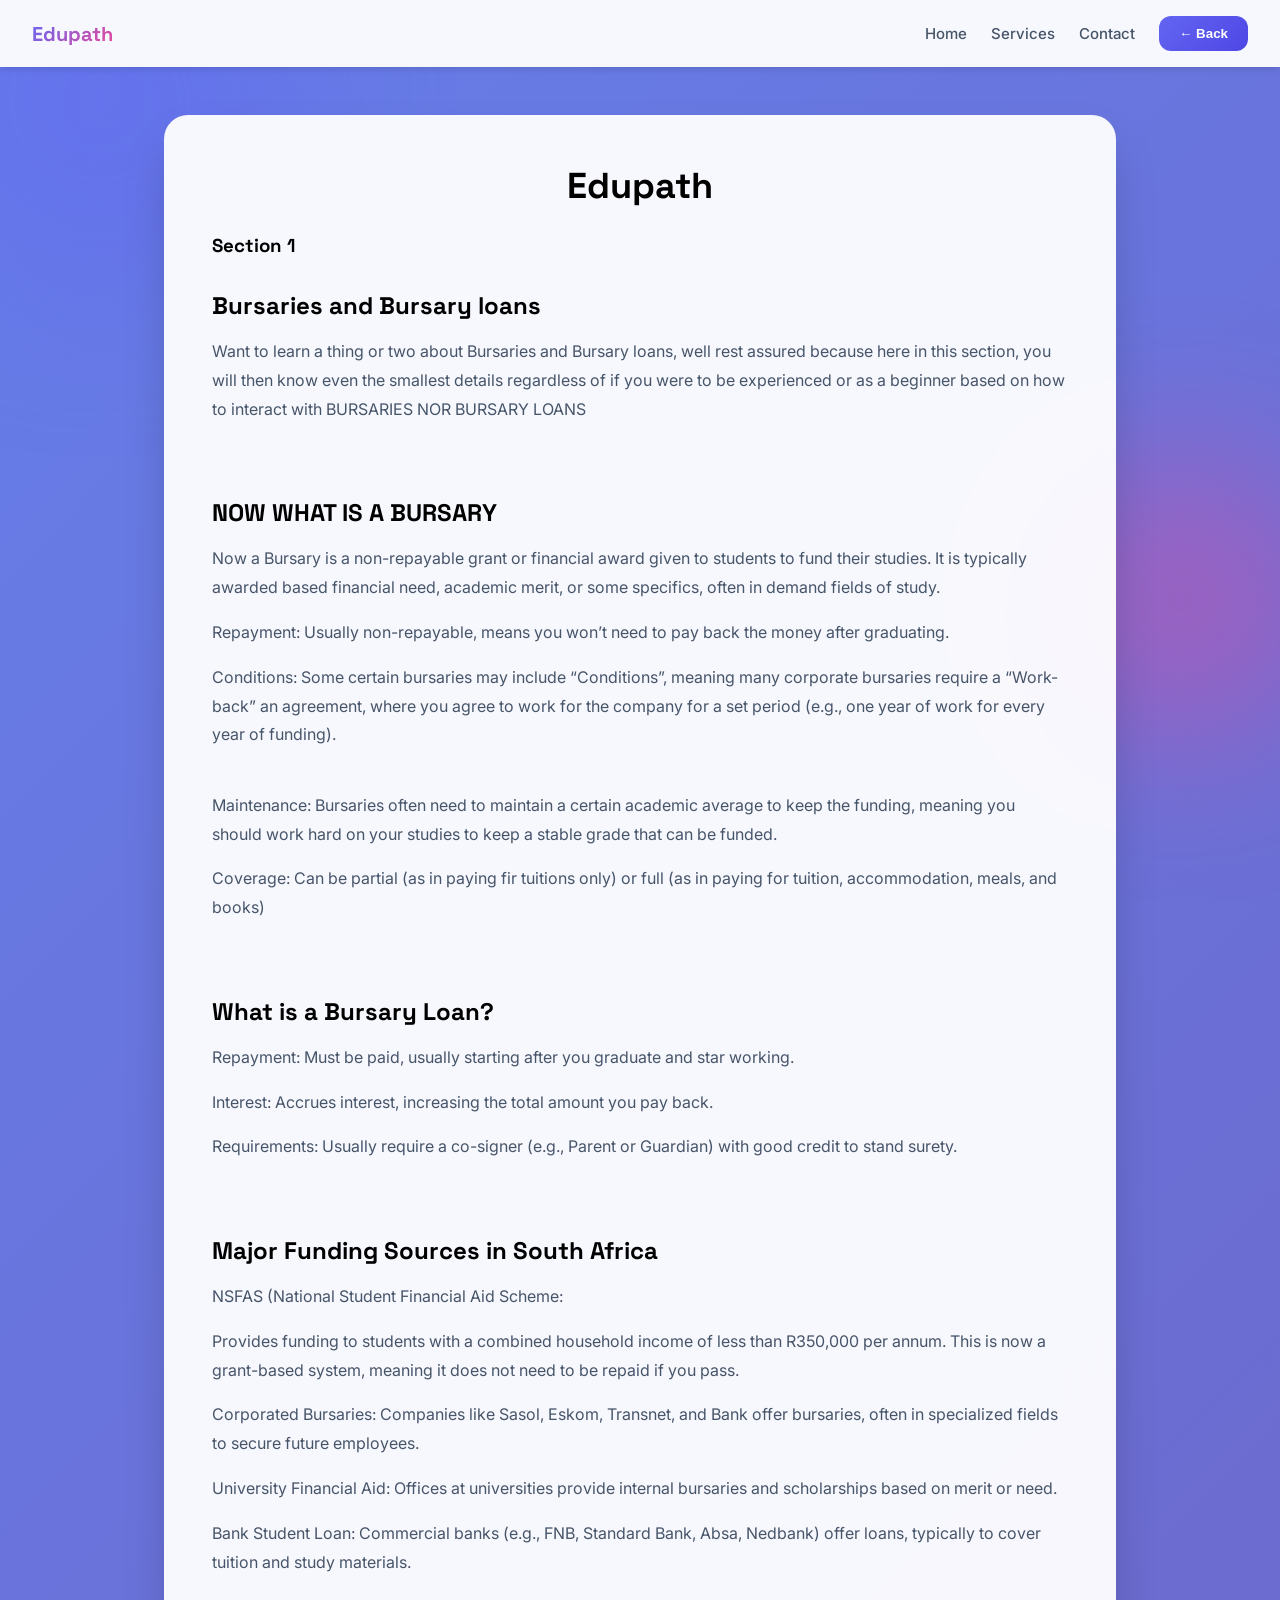
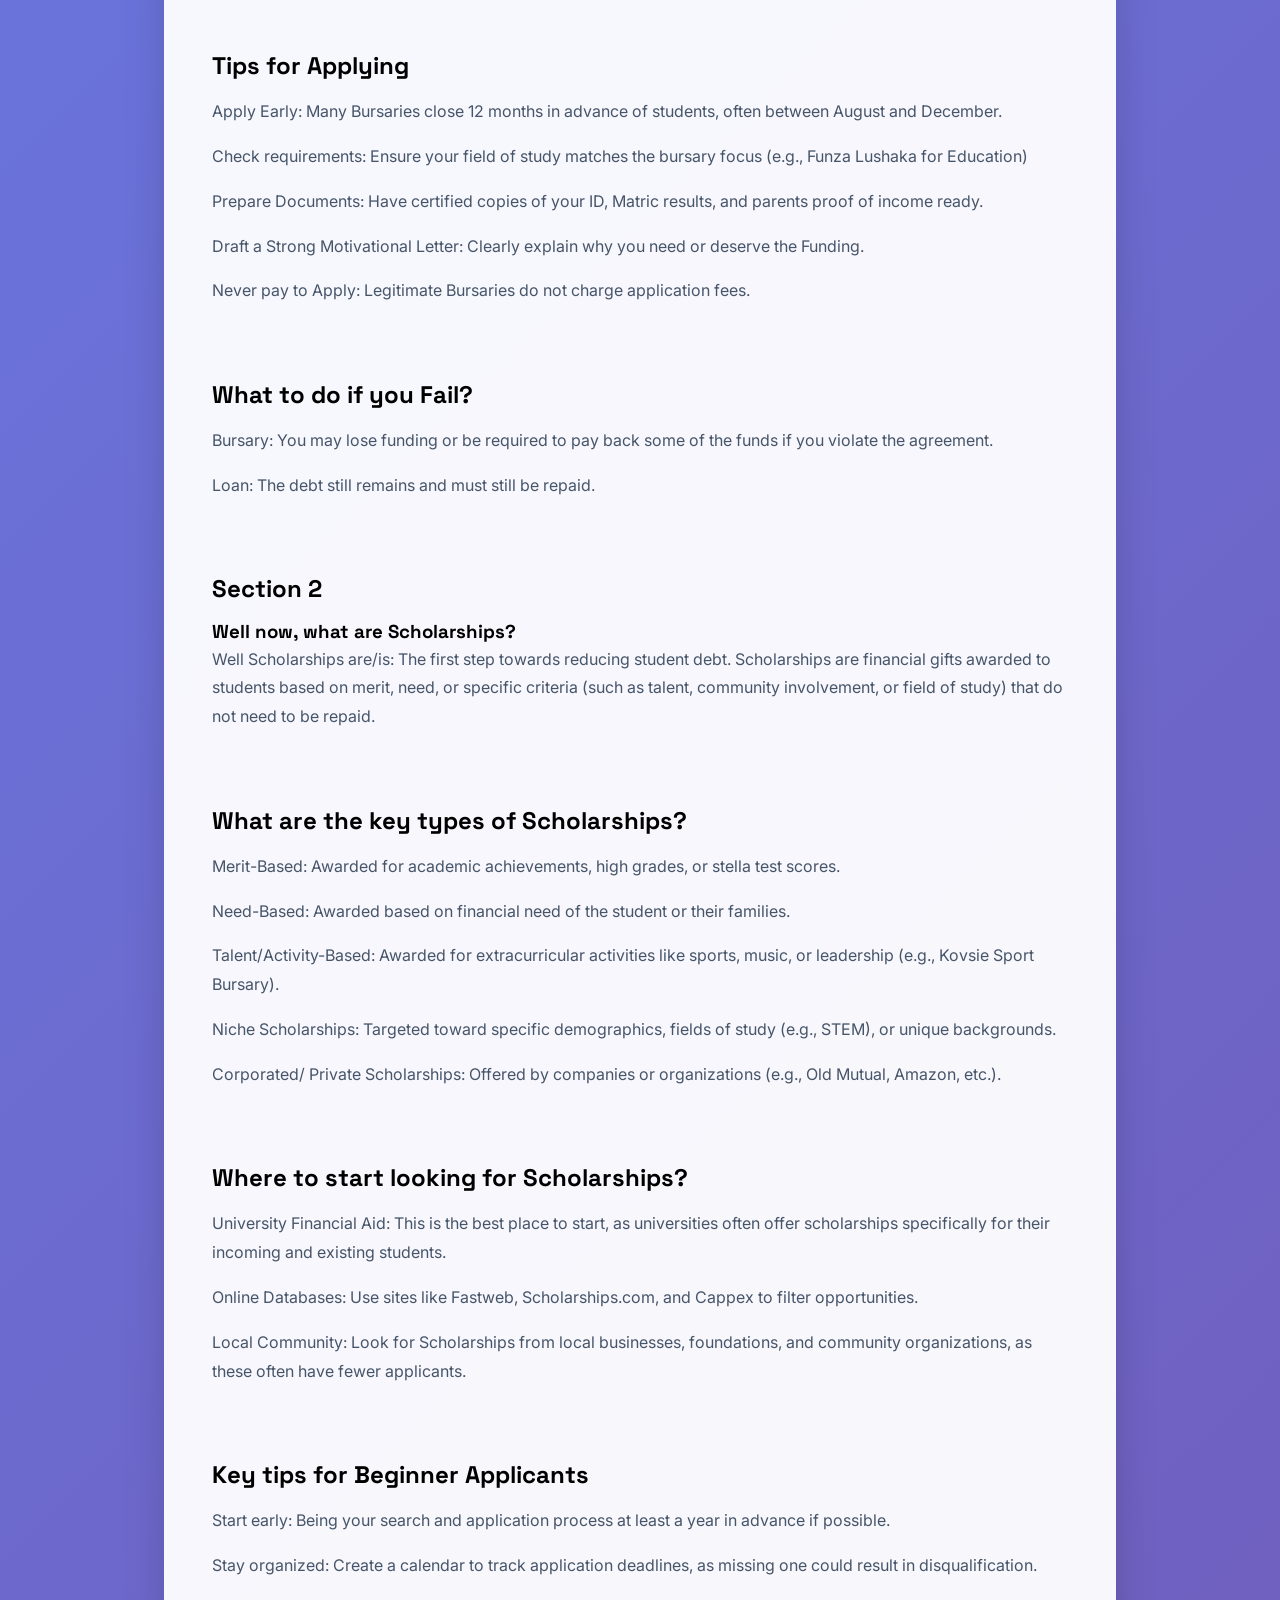
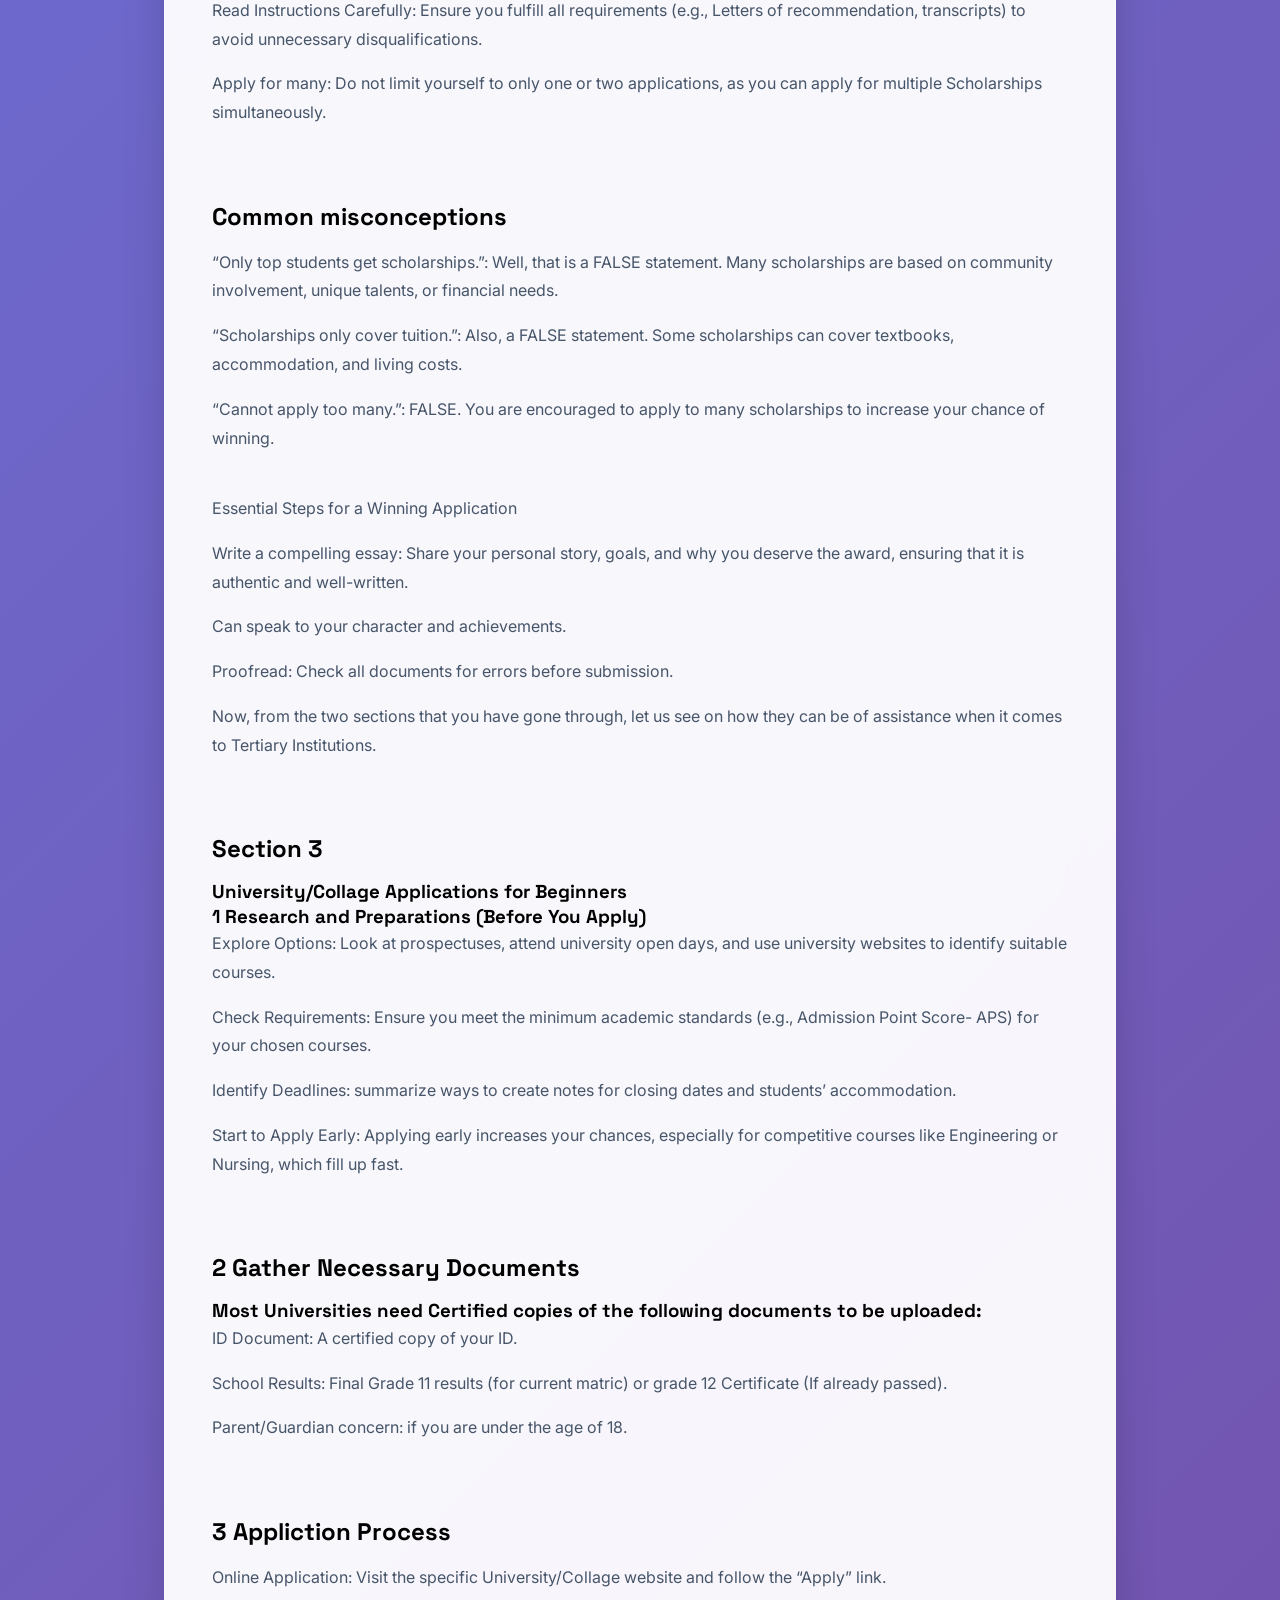
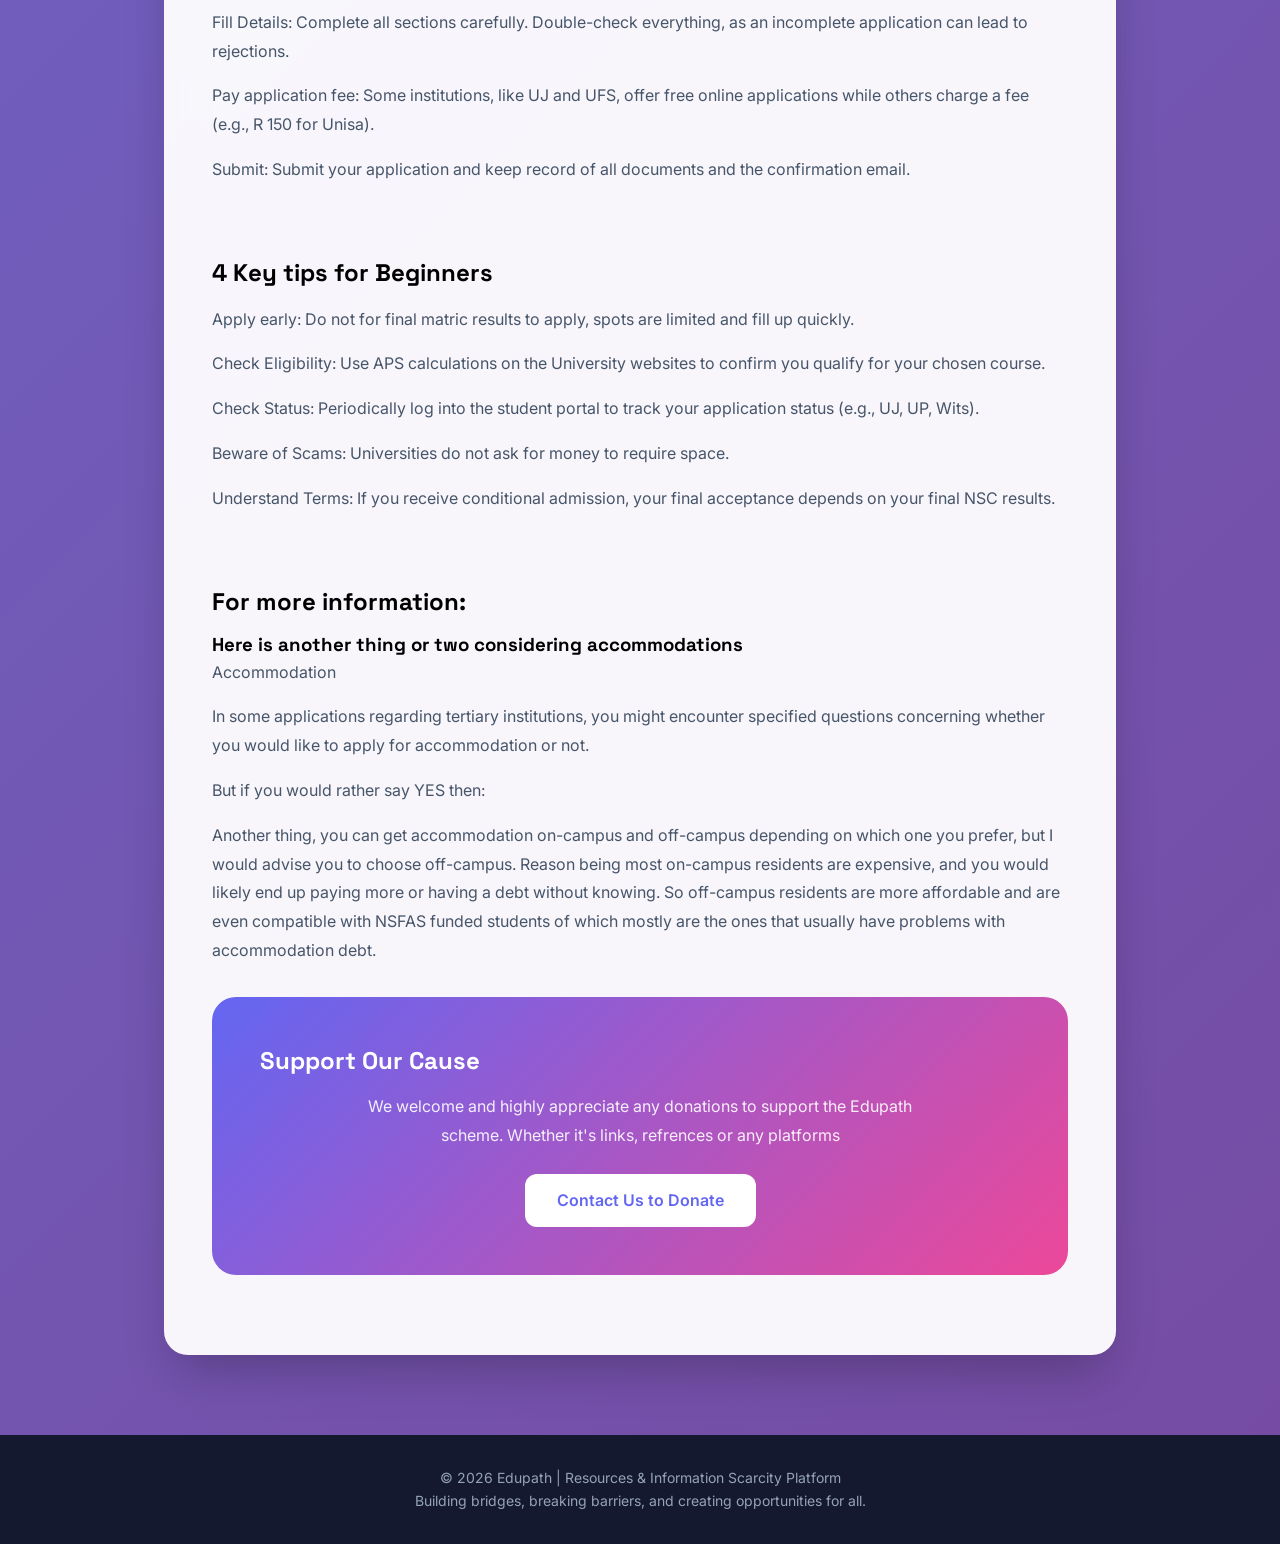
<file: Edupath.html>
<!DOCTYPE html>
<html lang="en">
<head>
    <meta charset="UTF-8">
    <meta name="viewport" content="width=device-width, initial-scale=1.0">
    <meta name="description" content="Care In Action - Providing essential food supplies and nutrition support to students facing hardship">
    <meta name="keywords" content="care in action, food parcels, student support, nutrition, university">
    <title>Care In Action | Resources & Information Scarcity</title>
    
    <!-- Preconnect for performance -->
    <link rel="preconnect" href="https://fonts.googleapis.com">
    <link rel="preconnect" href="https://fonts.gstatic.com" crossorigin>
    <link href="https://fonts.googleapis.com/css2?family=Space+Grotesk:wght@300;400;500;600;700&family=Inter:wght@300;400;500;600&display=swap" rel="stylesheet">
    
    <style>
       
        :root {
            --primary: #6366f1;
            --primary-dark: #4f46e5;
            --secondary: #ec4899;
            --accent: #06b6drgb(64, 63, 83)
            --dark: #0f172a;
            --dark-light: #1e293b;
            --gray-700: #374151;
            --gray-600: #475569;
            --gray-500: #64748b;
            --gray-400: #94a3b8;
            --gray-300: #cbd5e1;
            --gray-200: #e2e8f0;
            --gray-100: #f1f5f9;
            --light: #f8fafc;
            --white: #ffffff;
            --glass-solid: rgba(255, 255, 255, 0.95);
            --shadow: 0 4px 6px -1px rgba(0, 0, 0, 0.1);
            --shadow-lg: 0 25px 50px -12px rgba(0, 0, 0, 0.25);
            --radius: 12px;
            --radius-lg: 16px;
            --radius-xl: 24px;
            --space-sm: 8px;
            --space-md: 16px;
            --space-lg: 24px;
            --space-xl: 32px;
            --space-2xl: 48px;
            --space-3xl: 64px;
            --space-4xl: 80px;
        }

       
        *, *::before, *::after {
            margin: 0;
            padding: 0;
            box-sizing: border-box;
        }

        html {
            scroll-behavior: smooth;
        }

        body {
            font-family: 'Inter', -apple-system, BlinkMacSystemFont, sans-serif;
            background: linear-gradient(135deg, #667eea 0%, #764ba2 100%);
            min-height: 100vh;
            color: var(--dark);
            line-height: 1.6;
        }

        h1, h2, h3, h4 {
            font-family: 'Space Grotesk', sans-serif;
            font-weight: 700;
            line-height: 1.3;
        }

        a {
            text-decoration: none;
            color: inherit;
        }

        /* Animated Background */
        .bg-animation {
            position: fixed;
            top: 0;
            left: 0;
            width: 100%;
            height: 100%;
            z-index: -1;
            overflow: hidden;
        }

        .bg-animation .orb {
            position: absolute;
            border-radius: 50%;
            filter: blur(80px);
            opacity: 0.4;
            animation: float 20s infinite ease-in-out;
        }

        .orb-1 {
            width: 400px;
            height: 400px;
            background: var(--primary);
            top: -100px;
            left: -100px;
        }

        .orb-2 {
            width: 300px;
            height: 300px;
            background: var(--secondary);
            top: 50%;
            right: -50px;
            animation-delay: -5s;
        }

        .orb-3 {
            width: 350px;
            height: 350px;
            background: var(--accent);
            bottom: -100px;
            left: 30%;
            animation-delay: -10s;
        }

        @keyframes float {
            0%, 100% { transform: translate(0, 0) scale(1); }
            33% { transform: translate(30px, -50px) scale(1.1); }
            66% { transform: translate(-20px, 20px) scale(0.9); }
        }

        /* Navigation */
        .navbar {
            background: rgba(255, 255, 255, 0.95);
            backdrop-filter: blur(20px);
            padding: var(--space-md) var(--space-xl);
            position: sticky;
            top: 0;
            z-index: 100;
            display: flex;
            justify-content: space-between;
            align-items: center;
            box-shadow: var(--shadow);
        }

        .logo {
            font-family: 'Space Grotesk', sans-serif;
            font-size: 1.25rem;
            font-weight: 700;
            background: linear-gradient(135deg, var(--primary) 0%, var(--secondary) 100%);
            background-clip: text;
            -webkit-text-fill-color: transparent;
            background-clip: text;
        }

        .nav-links {
            display: flex;
            gap: var(--space-lg);
            align-items: center;
        }

        .nav-links a {
            color: var(--gray-600);
            font-weight: 500;
            font-size: 0.9375rem;
            transition: color 0.2s;
            cursor: pointer;
        }

        .nav-links a:hover {
            color: var(--primary);
        }

        .btn-back {
            padding: 10px 20px;
            background: linear-gradient(135deg, var(--primary) 0%, var(--primary-dark) 100%);
            color: var(--white);
            border: none;
            border-radius: var(--radius);
            font-weight: 600;
            cursor: pointer;
            transition: all 0.3s;
        }

        .btn-back:hover {
            transform: translateY(-2px);
            box-shadow: 0 4px 12px rgba(99, 102, 241, 0.4);
        }

        /* Main Content */
        .main-content {
            max-width: 1000px;
            margin: 0 auto;
            padding: var(--space-2xl) var(--space-lg);
        }

        .content-card {
            background: var(--glass-solid);
            backdrop-filter: blur(20px);
            border-radius: var(--radius-xl);
            padding: var(--space-2xl);
            box-shadow: var(--shadow-lg);
            margin-bottom: var(--space-xl);
        }

        .content-card h1 {
            font-size: 2.25rem;
            color: var(--dark);
            margin-bottom: var(--space-lg);
            text-align: center;
        }

        .content-card h2 {
            font-size: 1.5rem;
            color: var(--dark);
            margin-top: var(--space-xl);
            margin-bottom: var(--space-md);
            display: flex;
            align-items: center;
            gap: var(--space-sm);
        }

        .content-card h2 .icon {
            width: 40px;
            height: 40px;
            border-radius: var(--radius);
            display: flex;
            align-items: center;
            justify-content: center;
            font-size: 1.25rem;
            background: linear-gradient(135deg, var(--primary) 0%, var(--secondary) 100%);
            color: var(--white);
        }

        .content-card p {
            color: var(--gray-600);
            font-size: 1rem;
            line-height: 1.8;
            margin-bottom: var(--space-md);
        }

        .content-card ul {
            margin-left: var(--space-lg);
            margin-bottom: var(--space-md);
        }

        .content-card li {
            color: var(--gray-600);
            font-size: 1rem;
            line-height: 1.8;
            position: relative;
            padding-left: var(--space-md);
            margin-bottom: var(--space-xs);
        }

        .content-card li::before {
            content: '✓';
            color: var(--accent);
            font-weight: bold;
            position: absolute;
            left: 0;
        }

        /* Procedure Steps */
        .procedure-steps {
            background: var(--gray-100);
            border-radius: var(--radius);
            padding: var(--space-lg);
            margin: var(--space-lg) 0;
        }

        .step {
            display: flex;
            gap: var(--space-md);
            margin-bottom: var(--space-md);
            padding: var(--space-md);
            background: var(--white);
            border-radius: var(--radius);
            transition: transform 0.2s;
        }

        .step:hover {
            transform: translateX(8px);
        }

        .step-number {
            width: 40px;
            height: 40px;
            min-width: 40px;
            border-radius: 50%;
            background: linear-gradient(135deg, var(--primary) 0%, var(--secondary) 100%);
            color: var(--white);
            display: flex;
            align-items: center;
            justify-content: center;
            font-weight: 700;
            font-size: 1.125rem;
        }

        .step-content h4 {
            font-size: 1rem;
            color: var(--dark);
            margin-bottom: var(--space-xs);
        }

        .step-content p {
            color: var(--gray-500);
            font-size: 0.9375rem;
            margin: 0;
        }

        /* Stats Grid */
        .stats-grid {
            display: grid;
            grid-template-columns: repeat(auto-fit, minmax(150px, 1fr));
            gap: var(--space-md);
            margin: var(--space-lg) 0;
        }

        .stat-item {
            text-align: center;
            padding: var(--space-lg);
            background: var(--gray-100);
            border-radius: var(--radius);
        }

        .stat-item .number {
            font-family: 'Space Grotesk', sans-serif;
            font-size: 2rem;
            font-weight: 700;
            background: linear-gradient(135deg, var(--primary) 0%, var(--secondary) 100%);
            background-clip: text;
            -webkit-text-fill-color: transparent;
            background-clip: text;
        }

        .stat-item .label {
            color: var(--gray-500);
            font-size: 0.8125rem;
            margin-top: var(--space-xs);
        }

        /* Donation Banner */
        .donation-banner {
            background: linear-gradient(135deg, var(--primary) 0%, var(--secondary) 100%);
            border-radius: var(--radius-xl);
            padding: var(--space-2xl);
            text-align: center;
            color: var(--white);
            margin: var(--space-xl) 0;
        }

        .donation-banner h2 {
            color: var(--white);
            margin-top: 0;
        }

        .donation-banner p {
            color: rgba(255, 255, 255, 0.9);
            max-width: 600px;
            margin: 0 auto var(--space-lg);
        }

        .donation-banner .btn {
            display: inline-block;
            padding: 14px 32px;
            background: var(--white);
            color: var(--primary);
            border-radius: var(--radius);
            font-weight: 600;
            transition: all 0.3s;
        }

        .donation-banner .btn:hover {
            transform: translateY(-2px);
            box-shadow: 0 8px 20px rgba(0, 0, 0, 0.2);
        }

        /* Footer */
        footer {
            background: rgba(15, 23, 42, 0.95);
            color: var(--white);
            padding: var(--space-xl) var(--space-lg);
            text-align: center;
        }

        footer p {
            color: var(--gray-400);
            font-size: 0.875rem;
        }

        /* Responsive */
        @media (max-width: 768px) {
            .navbar {
                padding: var(--space-md);
                flex-direction: column;
                gap: var(--space-md);
            }

            .nav-links {
                flex-wrap: wrap;
                justify-content: center;
                gap: var(--space-sm);
            }

            .main-content {
                padding: var(--space-lg) var(--space-md);
            }

            .content-card {
                padding: var(--space-lg);
            }

            .content-card h1 {
                font-size: 1.75rem;
            }

            .content-card h2 {
                font-size: 1.25rem;
            }

            .stats-grid {
                grid-template-columns: 1fr 1fr;
            }
        }

        @media (max-width: 480px) {
            .stats-grid {
                grid-template-columns: 1fr;
            }
        }
    </style>
</head>
<body>
    
    <div class="bg-animation" aria-hidden="true">
        <div class="orb orb-1"></div>
        <div class="orb orb-2"></div>
        <div class="orb orb-3"></div>
    </div>

    <!-- Navigation -->
    <nav class="navbar">
        <div class="logo">Edupath</div>
        <div class="nav-links">
            <a href="index.html">Home</a>
            <a href="index.html#services">Services</a>
            <a href="index.html#contact">Contact</a>
            <button class="btn-back" onclick="window.location.href='index.html'">← Back</button>
        </div>
    </nav>

    <!-- Main Content -->
    <main class="main-content">
        <article class="content-card">
            <h1>Edupath</h1>
            <h3>Section 1</h3>
            <h2>Bursaries and Bursary loans</h2>
            <p>Want to learn a thing or two about Bursaries and Bursary loans, well rest assured because here in this section, you will 
                then know even the smallest details regardless of if you were to be experienced or as a beginner based on how to interact
                 with BURSARIES NOR BURSARY LOANS</p>
                 <br>
            <h2>NOW WHAT IS A BURSARY</h2>
            <p>Now a Bursary is a non-repayable grant or financial award given to students to fund their studies. It is typically awarded
                 based financial need, academic merit, or some specifics, often in demand fields of study.</p>
            <p>Repayment: Usually non-repayable, means you won’t need to pay back the money after graduating.</p> 
            <p>Conditions: Some certain bursaries may include “Conditions”, meaning many corporate bursaries require a “Work-back” an 
                agreement, where you agree to work for the company for a set period (e.g., one year of work for every year of funding).</p> 
            <br>
            <p>Maintenance: Bursaries often need to maintain a certain academic average to keep the funding, meaning you should work hard 
                on your studies to keep a stable grade that can be funded.</p>
            <p>Coverage: Can be partial (as in paying fir tuitions only) or full (as in paying for tuition, accommodation, meals, and 
                books)</p> 
            <br>
            <h2>What is a Bursary Loan?</h2>
            <p>Repayment: Must be paid, usually starting after you graduate and star working.</p>
            <p>Interest: Accrues interest, increasing the total amount you pay back.</p>
            <p>Requirements: Usually require a co-signer (e.g., Parent or Guardian) with good credit to stand surety.</p>
            <br>
            <h2>Major Funding Sources in South Africa</h2>
            <p>NSFAS (National Student Financial Aid Scheme:</p>
            <p>Provides funding to students with a combined household income of less than R350,000 per annum. This is now a grant-based
                 system, meaning it does not need to be repaid if you pass.</p>
            <p>Corporated Bursaries: Companies like Sasol, Eskom, Transnet, and Bank offer bursaries, often in specialized fields to secure
                 future employees.</p>
            <p>University Financial Aid: Offices at universities provide internal bursaries and scholarships based on merit or need.</p>
            <p>Bank Student Loan: Commercial banks (e.g., FNB, Standard Bank, Absa, Nedbank) offer loans, typically to cover tuition and 
                study materials.</p>
            <br>
            <h2>Tips for Applying</h2>
            <p>Apply Early: Many Bursaries close 12 months in advance of students, often between August and December.</p>
            <p>Check requirements: Ensure your field of study matches the bursary focus (e.g., Funza Lushaka for Education)</p>
            <p>Prepare Documents: Have certified copies of your ID, Matric results, and parents proof of income ready.</p>
            <p>Draft a Strong Motivational Letter: Clearly explain why you need or deserve the Funding.</p>
            <p>Never pay to Apply: Legitimate Bursaries do not charge application fees.</p> 
            <br>
            <h2>What to do if you Fail?</h2>
            <p>Bursary: You may lose funding or be required to pay back some of the funds if you violate the agreement.</p> 
            <p>Loan: The debt still remains and must still be repaid.</p>
            <br>
            <h2>Section 2</h2>
            <h3>Well now, what are Scholarships?</h3>
            <p>Well Scholarships are/is: The first step towards reducing student debt. Scholarships are financial gifts awarded to students
                 based on merit, need, or specific criteria (such as talent, community involvement, or field of study) that do not need to be
                  repaid.</p>
            <br>
            <h2>What are the key types of Scholarships?</h2>
            <p>Merit-Based: Awarded for academic achievements, high grades, or stella test scores.</p>
            <p>Need-Based: Awarded based on financial need of the student or their families.</p>
            <p>Talent/Activity-Based: Awarded for extracurricular activities like sports, music, or leadership (e.g., Kovsie Sport Bursary).</p>
            <p>Niche Scholarships: Targeted toward specific demographics, fields of study (e.g., STEM), or unique backgrounds.</p> 
            <p>Corporated/ Private Scholarships: Offered by companies or organizations (e.g., Old Mutual, Amazon, etc.).</p>
            <br>
            <h2>Where to start looking for Scholarships?</h2>
            <p>University Financial Aid: This is the best place to start, as universities often offer scholarships specifically for their incoming and existing students.</p>
            <p>Online Databases: Use sites like Fastweb, Scholarships.com, and Cappex to filter opportunities.</p>
            <p>Local Community: Look for Scholarships from local businesses, foundations, and community organizations, as these often 
                have fewer applicants.</p>
            <br>
            <h2>Key tips for Beginner Applicants</h2>
            <p>Start early: Being your search and application process at least a year in advance if possible.</p> 
            <p>Stay organized: Create a calendar to track application deadlines, as missing one could result in disqualification.</p>
            <p>Read Instructions Carefully: Ensure you fulfill all requirements (e.g., Letters of recommendation, transcripts) to avoid 
                unnecessary disqualifications.</p>
            <p>Apply for many: Do not limit yourself to only one or two applications, as you can apply for multiple Scholarships 
                simultaneously.</p>
            <br>
            <h2>Common misconceptions</h2>
            <p>“Only top students get scholarships.”: Well, that is a FALSE statement. Many scholarships are based on community involvement,
                 unique talents, or financial needs.</p>
            <p>“Scholarships only cover tuition.”:  Also, a FALSE statement. Some scholarships can cover textbooks, accommodation, and 
                living costs.</p>
            <p>“Cannot apply too many.”:  FALSE. You are encouraged to apply to many scholarships to increase your chance of winning.</p>
            <br>
            <p>Essential Steps for a Winning Application</p>
            <p>Write a compelling essay: Share your personal story, goals, and why you deserve the award, ensuring that it is authentic 
                and well-written.</p>
            <p>Can speak to your character and achievements.</p>
            <p>Proofread: Check all documents for errors before submission.</p>
            <p>Now, from the two sections that you have gone through, let us see on how they can be of assistance when it comes to Tertiary 
                Institutions.</p>
            <br>
            <h2>Section 3</h2>
            <h3>University/Collage Applications for Beginners</h3>
            <h3>1 Research and Preparations (Before You Apply)</h3>
            <p>Explore Options: Look at prospectuses, attend university open days, and use university websites to identify suitable
                 courses.</p>
            <p>Check Requirements: Ensure you meet the minimum academic standards (e.g., Admission Point Score- APS) for your chosen 
                courses.</p>
            <p>Identify Deadlines: summarize ways to create notes for closing dates and students’ accommodation.</p>
            <p>Start to Apply Early: Applying early increases your chances, especially for competitive courses like Engineering or 
                Nursing, which fill up fast.</p>
            <br>
            <h2>2 Gather Necessary Documents</h2>
            <h3>Most Universities need Certified copies of the following documents to be uploaded:</h3>
            <p>ID Document: A certified copy of your ID.</p>
            <p>School Results: Final Grade 11 results (for current matric) or grade 12 Certificate (If already passed).</p>
            <p>Parent/Guardian concern: if you are under the age of 18.</p>
            <br>
            <h2>3 Appliction Process</h2>
            <p>Online Application: Visit the specific University/Collage website and follow the “Apply” link.</p>
            <p>Fill Details: Complete all sections carefully. Double-check everything, as an incomplete application can lead to rejections.</p> 
            <p>Pay application fee: Some institutions, like UJ and UFS, offer free online applications while others charge a fee (e.g., R 150 for Unisa).</p>
            <p>Submit: Submit your application and keep record of all documents and the confirmation email.</p>
            <br>
            <h2>4 Key tips for Beginners</h2>
            <p>Apply early: Do not for final matric results to apply, spots are limited and fill up quickly.</p> 
            <p>Check Eligibility: Use APS calculations on the University websites to confirm you qualify for your chosen course.</p>
            <p>Check Status: Periodically log into the student portal to track your application status (e.g., UJ, UP, Wits).</p>
            <p>Beware of Scams: Universities do not ask for money to require space.</p>
            <p>Understand Terms: If you receive conditional admission, your final acceptance depends on your final NSC results.</p>
            <br>
            <h2>For more information:</h2>
            <h3>Here is another thing or two considering accommodations</h3>
            <p>Accommodation</p>
            <p>In some applications regarding tertiary institutions, you might encounter specified questions concerning whether you
                 would like to apply for accommodation or not.</p>
            <p>But if you would rather say YES then:</p>
            <p>Another thing, you can get accommodation on-campus and off-campus depending on which one you prefer, but I would advise
                 you to choose off-campus. Reason being most on-campus residents are expensive, and you would likely end up paying more
                  or having a debt without knowing. So off-campus residents are more affordable and are even compatible with NSFAS funded
                   students of which mostly are the ones that usually have problems with accommodation debt.</p>

            <div class="donation-banner">
                <h2> Support Our Cause</h2>
                <p>We welcome and highly appreciate any donations to support the Edupath scheme. Whether it's links, refrences or any platforms</p>
                <a href="index.html#contact" class="btn">Contact Us to Donate</a>
            </div>
        </article>
    </main>

    <!-- Footer -->
    <footer>
        <p>&copy; 2026 Edupath | Resources & Information Scarcity Platform</p>
        <p>Building bridges, breaking barriers, and creating opportunities for all.</p>
    </footer>
</body>
</html>
</file>
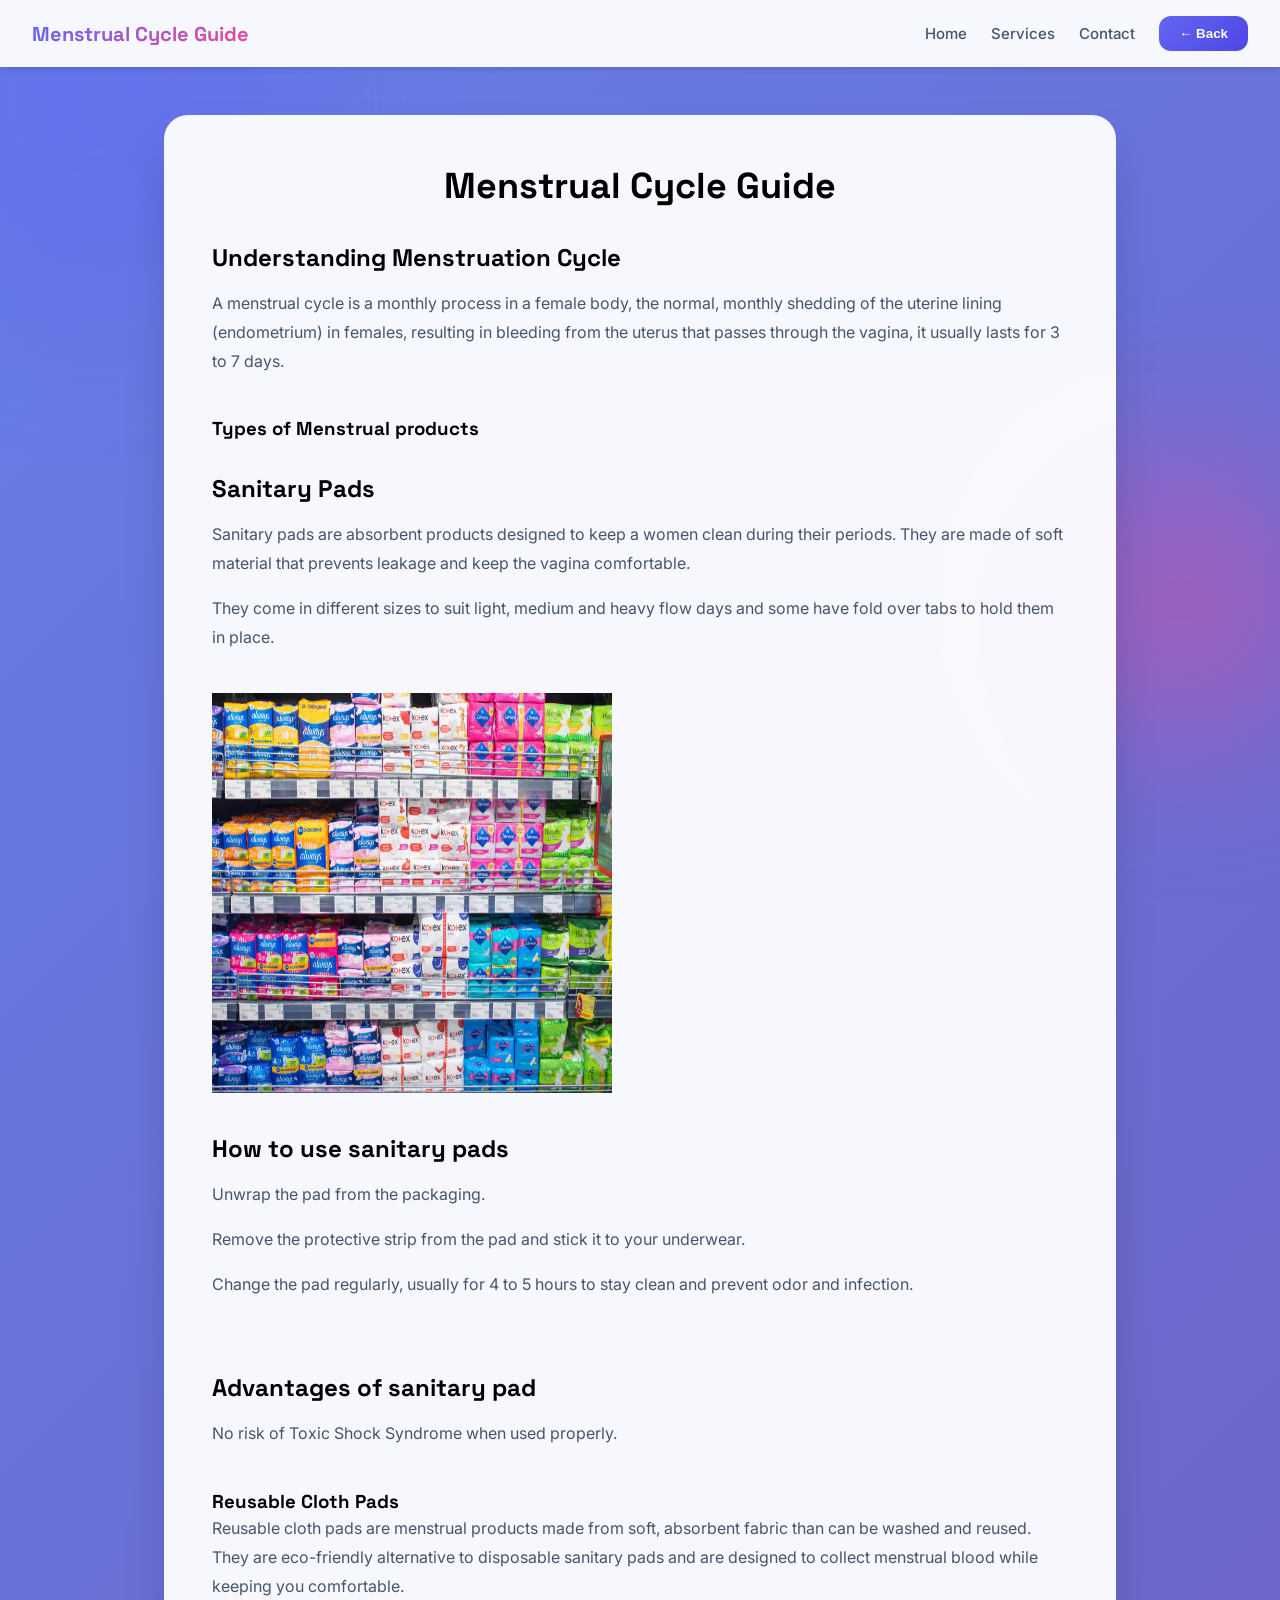
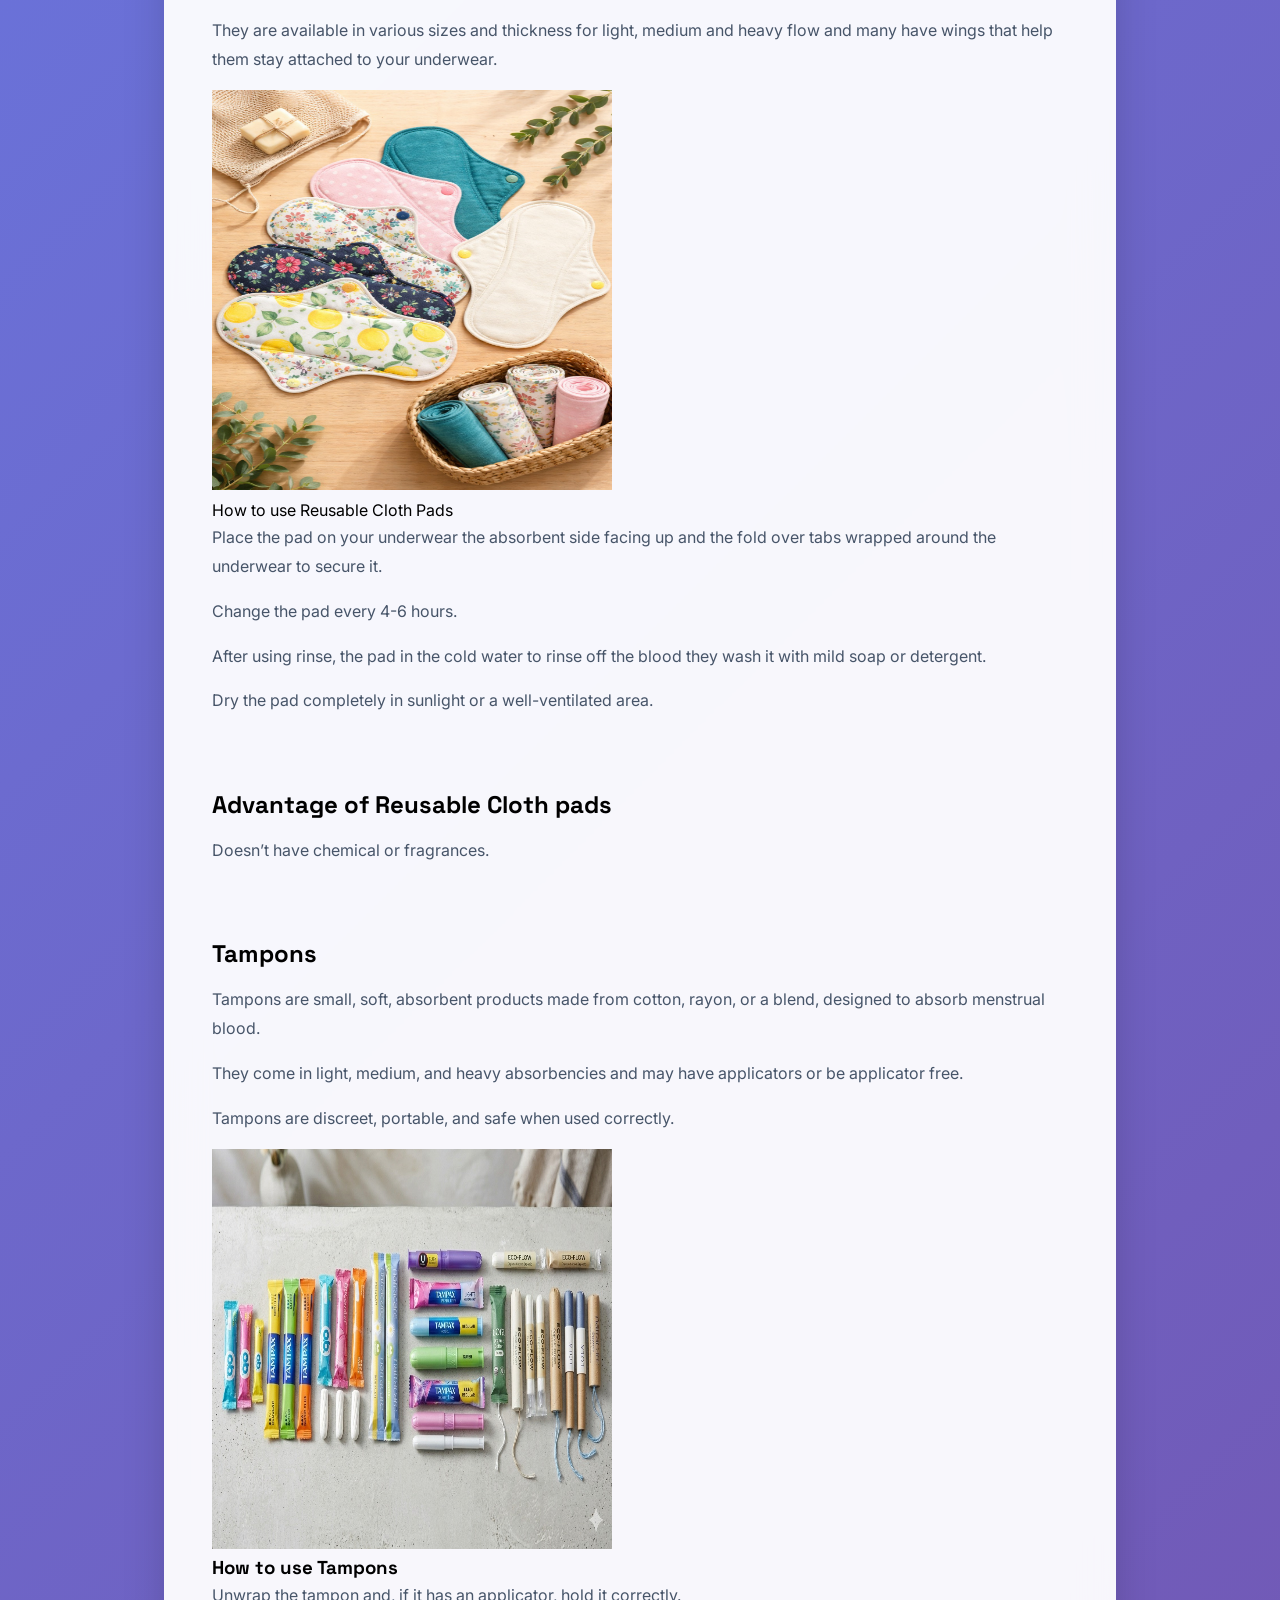
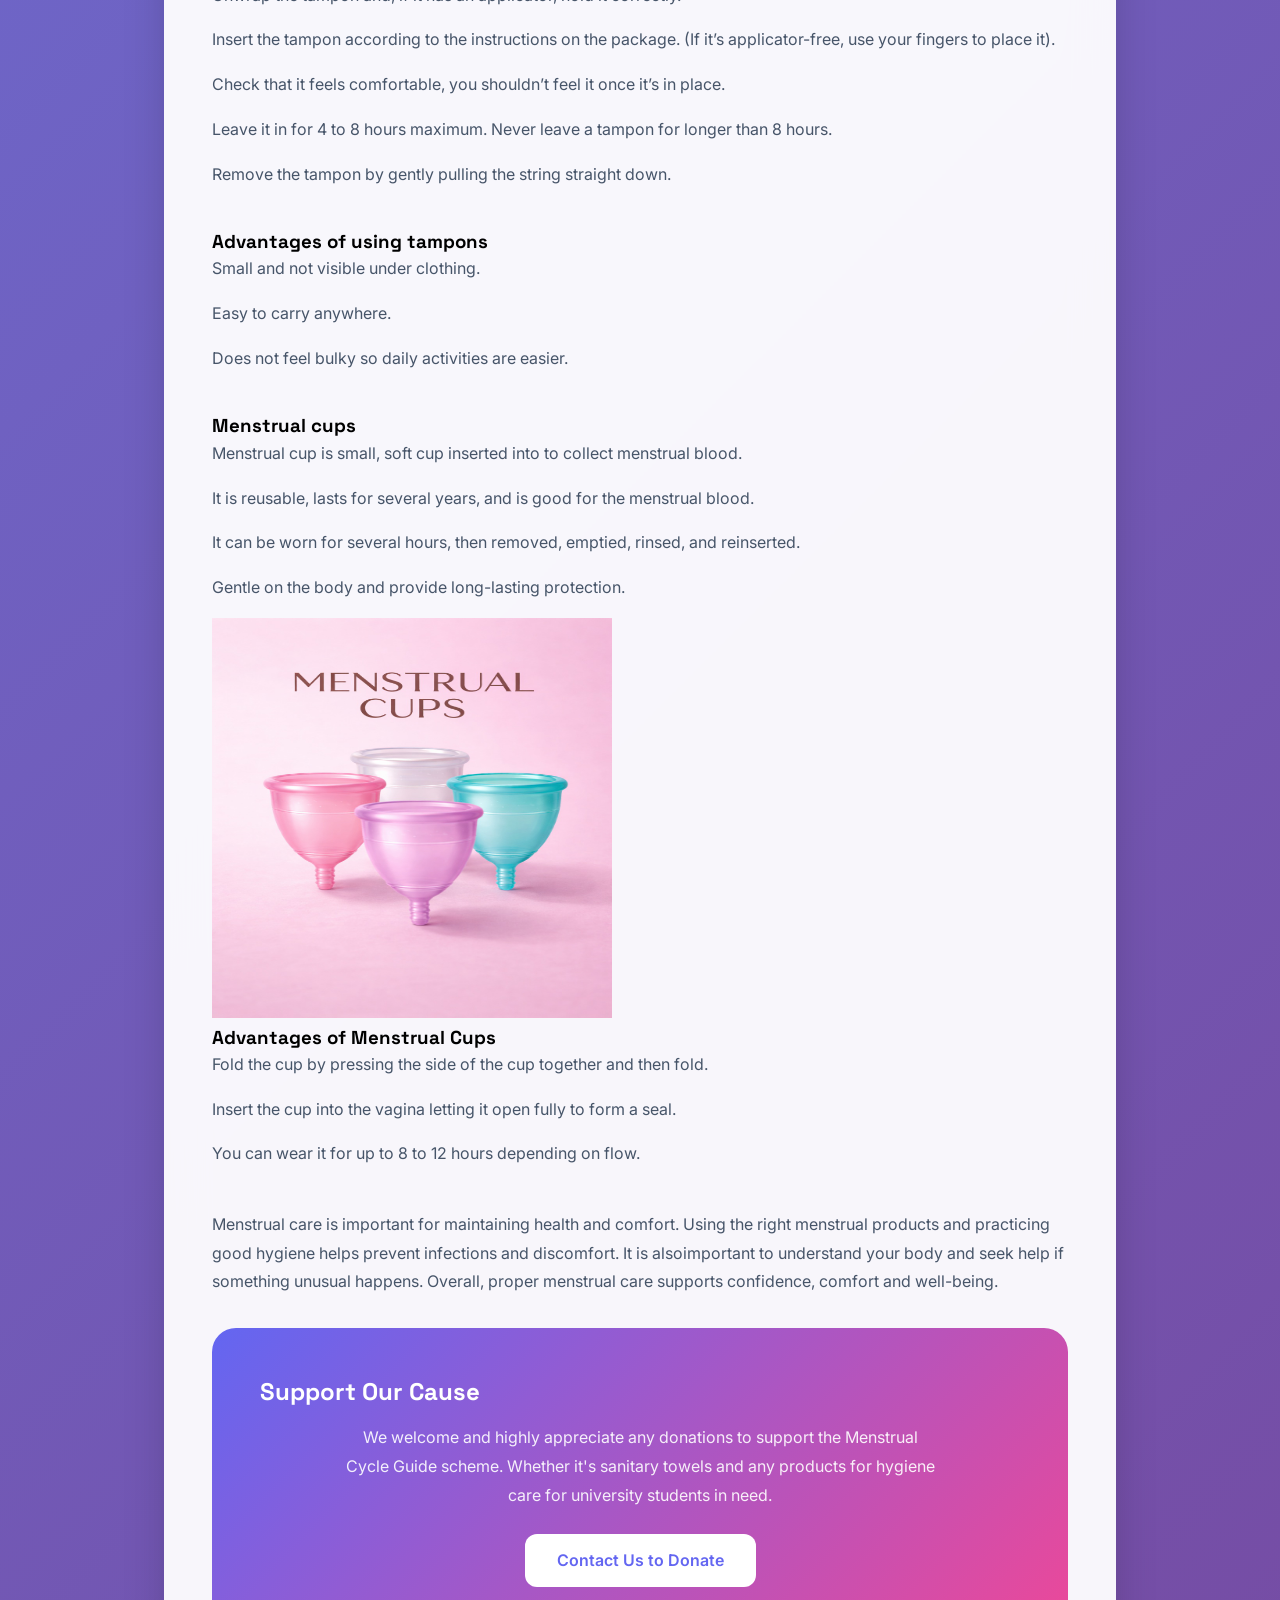
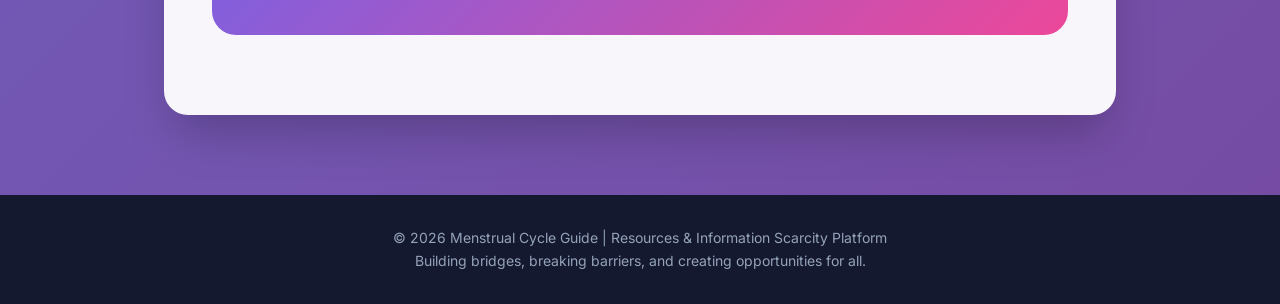
<file: Menstrual Cycle Guide.html>
<!DOCTYPE html>
<html lang="en">
<head>
    <meta charset="UTF-8">
    <meta name="viewport" content="width=device-width, initial-scale=1.0">
    <meta name="description" content="Care In Action - Providing essential food supplies and nutrition support to students facing hardship">
    <meta name="keywords" content="care in action, food parcels, student support, nutrition, university">
    <title>Care In Action | Resources & Information Scarcity</title>
    
    <!-- Preconnect for performance -->
    <link rel="preconnect" href="https://fonts.googleapis.com">
    <link rel="preconnect" href="https://fonts.gstatic.com" crossorigin>
    <link href="https://fonts.googleapis.com/css2?family=Space+Grotesk:wght@300;400;500;600;700&family=Inter:wght@300;400;500;600&display=swap" rel="stylesheet">
    
    <style>
       
        :root {
            --primary: #6366f1;
            --primary-dark: #4f46e5;
            --secondary: #ec4899;
            --accent: #06b6drgb(64, 63, 83)
            --dark: #0f172a;
            --dark-light: #1e293b;
            --gray-700: #374151;
            --gray-600: #475569;
            --gray-500: #64748b;
            --gray-400: #94a3b8;
            --gray-300: #cbd5e1;
            --gray-200: #e2e8f0;
            --gray-100: #f1f5f9;
            --light: #f8fafc;
            --white: #ffffff;
            --glass-solid: rgba(255, 255, 255, 0.95);
            --shadow: 0 4px 6px -1px rgba(0, 0, 0, 0.1);
            --shadow-lg: 0 25px 50px -12px rgba(0, 0, 0, 0.25);
            --radius: 12px;
            --radius-lg: 16px;
            --radius-xl: 24px;
            --space-sm: 8px;
            --space-md: 16px;
            --space-lg: 24px;
            --space-xl: 32px;
            --space-2xl: 48px;
            --space-3xl: 64px;
            --space-4xl: 80px;
        }

       
        *, *::before, *::after {
            margin: 0;
            padding: 0;
            box-sizing: border-box;
        }

        html {
            scroll-behavior: smooth;
        }

        body {
            font-family: 'Inter', -apple-system, BlinkMacSystemFont, sans-serif;
            background: linear-gradient(135deg, #667eea 0%, #764ba2 100%);
            min-height: 100vh;
            color: var(--dark);
            line-height: 1.6;
        }

        h1, h2, h3, h4 {
            font-family: 'Space Grotesk', sans-serif;
            font-weight: 700;
            line-height: 1.3;
        }

        a {
            text-decoration: none;
            color: inherit;
        }

        /* Animated Background */
        .bg-animation {
            position: fixed;
            top: 0;
            left: 0;
            width: 100%;
            height: 100%;
            z-index: -1;
            overflow: hidden;
        }

        .bg-animation .orb {
            position: absolute;
            border-radius: 50%;
            filter: blur(80px);
            opacity: 0.4;
            animation: float 20s infinite ease-in-out;
        }

        .orb-1 {
            width: 400px;
            height: 400px;
            background: var(--primary);
            top: -100px;
            left: -100px;
        }

        .orb-2 {
            width: 300px;
            height: 300px;
            background: var(--secondary);
            top: 50%;
            right: -50px;
            animation-delay: -5s;
        }

        .orb-3 {
            width: 350px;
            height: 350px;
            background: var(--accent);
            bottom: -100px;
            left: 30%;
            animation-delay: -10s;
        }

        @keyframes float {
            0%, 100% { transform: translate(0, 0) scale(1); }
            33% { transform: translate(30px, -50px) scale(1.1); }
            66% { transform: translate(-20px, 20px) scale(0.9); }
        }

        /* Navigation */
        .navbar {
            background: rgba(255, 255, 255, 0.95);
            backdrop-filter: blur(20px);
            padding: var(--space-md) var(--space-xl);
            position: sticky;
            top: 0;
            z-index: 100;
            display: flex;
            justify-content: space-between;
            align-items: center;
            box-shadow: var(--shadow);
        }

        .logo {
            font-family: 'Space Grotesk', sans-serif;
            font-size: 1.25rem;
            font-weight: 700;
            background: linear-gradient(135deg, var(--primary) 0%, var(--secondary) 100%);
            background-clip: text;
            -webkit-text-fill-color: transparent;
            background-clip: text;
        }

        .nav-links {
            display: flex;
            gap: var(--space-lg);
            align-items: center;
        }

        .nav-links a {
            color: var(--gray-600);
            font-weight: 500;
            font-size: 0.9375rem;
            transition: color 0.2s;
            cursor: pointer;
        }

        .nav-links a:hover {
            color: var(--primary);
        }

        .btn-back {
            padding: 10px 20px;
            background: linear-gradient(135deg, var(--primary) 0%, var(--primary-dark) 100%);
            color: var(--white);
            border: none;
            border-radius: var(--radius);
            font-weight: 600;
            cursor: pointer;
            transition: all 0.3s;
        }

        .btn-back:hover {
            transform: translateY(-2px);
            box-shadow: 0 4px 12px rgba(99, 102, 241, 0.4);
        }

        /* Main Content */
        .main-content {
            max-width: 1000px;
            margin: 0 auto;
            padding: var(--space-2xl) var(--space-lg);
        }

        .content-card {
            background: var(--glass-solid);
            backdrop-filter: blur(20px);
            border-radius: var(--radius-xl);
            padding: var(--space-2xl);
            box-shadow: var(--shadow-lg);
            margin-bottom: var(--space-xl);
        }

        .content-card h1 {
            font-size: 2.25rem;
            color: var(--dark);
            margin-bottom: var(--space-lg);
            text-align: center;
        }

        .content-card h2 {
            font-size: 1.5rem;
            color: var(--dark);
            margin-top: var(--space-xl);
            margin-bottom: var(--space-md);
            display: flex;
            align-items: center;
            gap: var(--space-sm);
        }

        .content-card h2 .icon {
            width: 40px;
            height: 40px;
            border-radius: var(--radius);
            display: flex;
            align-items: center;
            justify-content: center;
            font-size: 1.25rem;
            background: linear-gradient(135deg, var(--primary) 0%, var(--secondary) 100%);
            color: var(--white);
        }

        .content-card p {
            color: var(--gray-600);
            font-size: 1rem;
            line-height: 1.8;
            margin-bottom: var(--space-md);
        }

        .content-card ul {
            margin-left: var(--space-lg);
            margin-bottom: var(--space-md);
        }

        .content-card li {
            color: var(--gray-600);
            font-size: 1rem;
            line-height: 1.8;
            position: relative;
            padding-left: var(--space-md);
            margin-bottom: var(--space-xs);
        }

        .content-card li::before {
            content: '✓';
            color: var(--accent);
            font-weight: bold;
            position: absolute;
            left: 0;
        }

        /* Procedure Steps */
        .procedure-steps {
            background: var(--gray-100);
            border-radius: var(--radius);
            padding: var(--space-lg);
            margin: var(--space-lg) 0;
        }

        .step {
            display: flex;
            gap: var(--space-md);
            margin-bottom: var(--space-md);
            padding: var(--space-md);
            background: var(--white);
            border-radius: var(--radius);
            transition: transform 0.2s;
        }

        .step:hover {
            transform: translateX(8px);
        }

        .step-number {
            width: 40px;
            height: 40px;
            min-width: 40px;
            border-radius: 50%;
            background: linear-gradient(135deg, var(--primary) 0%, var(--secondary) 100%);
            color: var(--white);
            display: flex;
            align-items: center;
            justify-content: center;
            font-weight: 700;
            font-size: 1.125rem;
        }

        .step-content h4 {
            font-size: 1rem;
            color: var(--dark);
            margin-bottom: var(--space-xs);
        }

        .step-content p {
            color: var(--gray-500);
            font-size: 0.9375rem;
            margin: 0;
        }

        /* Stats Grid */
        .stats-grid {
            display: grid;
            grid-template-columns: repeat(auto-fit, minmax(150px, 1fr));
            gap: var(--space-md);
            margin: var(--space-lg) 0;
        }

        .stat-item {
            text-align: center;
            padding: var(--space-lg);
            background: var(--gray-100);
            border-radius: var(--radius);
        }

        .stat-item .number {
            font-family: 'Space Grotesk', sans-serif;
            font-size: 2rem;
            font-weight: 700;
            background: linear-gradient(135deg, var(--primary) 0%, var(--secondary) 100%);
            background-clip: text;
            -webkit-text-fill-color: transparent;
            background-clip: text;
        }

        .stat-item .label {
            color: var(--gray-500);
            font-size: 0.8125rem;
            margin-top: var(--space-xs);
        }

        /* Donation Banner */
        .donation-banner {
            background: linear-gradient(135deg, var(--primary) 0%, var(--secondary) 100%);
            border-radius: var(--radius-xl);
            padding: var(--space-2xl);
            text-align: center;
            color: var(--white);
            margin: var(--space-xl) 0;
        }

        .donation-banner h2 {
            color: var(--white);
            margin-top: 0;
        }

        .donation-banner p {
            color: rgba(255, 255, 255, 0.9);
            max-width: 600px;
            margin: 0 auto var(--space-lg);
        }

        .donation-banner .btn {
            display: inline-block;
            padding: 14px 32px;
            background: var(--white);
            color: var(--primary);
            border-radius: var(--radius);
            font-weight: 600;
            transition: all 0.3s;
        }

        .donation-banner .btn:hover {
            transform: translateY(-2px);
            box-shadow: 0 8px 20px rgba(0, 0, 0, 0.2);
        }

        /* Footer */
        footer {
            background: rgba(15, 23, 42, 0.95);
            color: var(--white);
            padding: var(--space-xl) var(--space-lg);
            text-align: center;
        }

        footer p {
            color: var(--gray-400);
            font-size: 0.875rem;
        }

        /* Responsive */
        @media (max-width: 768px) {
            .navbar {
                padding: var(--space-md);
                flex-direction: column;
                gap: var(--space-md);
            }

            .nav-links {
                flex-wrap: wrap;
                justify-content: center;
                gap: var(--space-sm);
            }

            .main-content {
                padding: var(--space-lg) var(--space-md);
            }

            .content-card {
                padding: var(--space-lg);
            }

            .content-card h1 {
                font-size: 1.75rem;
            }

            .content-card h2 {
                font-size: 1.25rem;
            }

            .stats-grid {
                grid-template-columns: 1fr 1fr;
            }
        }

        @media (max-width: 480px) {
            .stats-grid {
                grid-template-columns: 1fr;
            }
        }
    </style>
</head>
<body>
    
    <div class="bg-animation" aria-hidden="true">
        <div class="orb orb-1"></div>
        <div class="orb orb-2"></div>
        <div class="orb orb-3"></div>
    </div>

    <!-- Navigation -->
    <nav class="navbar">
        <div class="logo">Menstrual Cycle Guide</div>
        <div class="nav-links">
            <a href="index.html">Home</a>
            <a href="index.html#services">Services</a>
            <a href="index.html#contact">Contact</a>
            <button class="btn-back" onclick="window.location.href='index.html'">← Back</button>
        </div>
    </nav>

    <!-- Main Content -->
    <main class="main-content">
        <article class="content-card">
            <h1> Menstrual Cycle Guide</h1>
            
                <h2>Understanding Menstruation Cycle</h2>
                 <p>A menstrual cycle is a monthly process in a female body, the normal, monthly shedding of the uterine lining (endometrium)
                  in females, resulting in bleeding from the uterus that passes through the vagina, it usually lasts for 3 to 7 days.</p>
                  <br>
               <h3>Types of Menstrual products</h3>
            <h2>Sanitary Pads</h2>
            <p>Sanitary pads are absorbent products designed to keep a women clean during their periods. They are made of soft material
                 that prevents leakage and keep the vagina comfortable.</p>
           <p>They come in different sizes to suit light, medium and heavy flow days and some have fold over tabs to hold them in place.</p>
           <br>
           <img src="pads.jpeg" alt="assignment" width="400px" height="400px">
           <br>
           <h2>How to use sanitary pads</h2>
           <p>Unwrap the pad from the packaging.</p>
           <p>Remove the protective strip from the pad and stick it to your underwear.</p>
           <p>Change the pad regularly, usually for 4 to 5 hours to stay clean and prevent odor and infection.</p>
           <br>
            <h2>Advantages of sanitary pad</h2>
            <p>No risk of Toxic Shock Syndrome when used properly.</p>
            <br>
           <h3>Reusable Cloth Pads</h3>
           <p>Reusable cloth pads are menstrual products made from soft, absorbent fabric than can be washed and reused. They are 
            eco-friendly alternative to disposable sanitary pads and are designed to collect menstrual blood while keeping you comfortable.</p>
           <p>They are available in various sizes and thickness for light, medium and heavy flow and many have wings that help them stay
             attached to your underwear.</p>
            <img src="reusable pads.jpeg" alt="assignment" width="400px" height="400px">
            <br>
            <h>How to use Reusable Cloth Pads</h2>
             <p>Place the pad on your underwear the absorbent side facing up and the fold over tabs wrapped around the underwear to secure
                 it.</p>
             <p>Change the pad every 4-6 hours.</p>
             <p>After using rinse, the pad in the cold water to rinse off the blood they wash it with mild soap or detergent.</p>
             <p>Dry the pad completely in sunlight or a well-ventilated area.</p>
             <br>
             <h2>Advantage of Reusable Cloth pads</h2>
             <p>Doesn’t have chemical or fragrances.</p>
             <br>
             <h2>Tampons</h2>
             <p>Tampons are small, soft, absorbent products made from cotton, rayon, or a blend, designed to absorb menstrual blood.</p>
             <p>They come in light, medium, and heavy absorbencies and may have applicators or be applicator free.</p>
             <p>Tampons are discreet, portable, and safe when used correctly.</p>
             <img src="tampons.jpeg" alt="assignment" width="400px" height="400px">
             <br>
             <h3>How to use Tampons</h3>
            <p>Unwrap the tampon and, if it has an applicator, hold it correctly.</p>
            <p>Insert the tampon according to the instructions on the package. (If it’s applicator-free, use your fingers to place it).</p>
            <p>Check that it feels comfortable, you shouldn’t feel it once it’s in place.</p>
            <p>Leave it in for 4 to 8 hours maximum. Never leave a tampon for longer than 8 hours.</p>
            <p>Remove the tampon by gently pulling the string straight down.</p>
            <br>
            <h3>Advantages of using tampons</h3>
            <p>Small and not visible under clothing.</p>
            <p>Easy to carry anywhere.</p>
            <p>Does not feel bulky so daily activities are easier.</p>
            <br>
            <h3>Menstrual cups</h3>
            <p>Menstrual cup is small, soft cup inserted into to collect menstrual blood.</p>
            <p>It is reusable, lasts for several years, and is good for the menstrual blood.</p>
            <p>It can be worn for several hours, then removed, emptied, rinsed, and reinserted.</p>
            <p>Gentle on the body and provide long-lasting protection.</p>
            <img src="cups.jpeg" alt="assignment" width="400px" height="400px">
            <h3>Advantages of Menstrual Cups</h3>
            <p>Fold the cup by pressing the side of the cup together and then fold.</p>
            <p>Insert the cup into the vagina letting it open fully to form a seal.</p>
            <p>You can wear it for up to 8 to 12 hours depending on flow.</p>
            <br>
            <p>Menstrual care is important for maintaining health and comfort. Using the right menstrual products and practicing good 
                hygiene helps prevent infections and discomfort. It is alsoimportant to understand your body and seek help if something 
                unusual happens. Overall, proper menstrual care supports confidence, comfort and well-being.</p>

            <div class="donation-banner">
                <h2> Support Our Cause</h2>
                <p>We welcome and highly appreciate any donations to support the Menstrual Cycle Guide scheme. Whether it's sanitary towels and any products for hygiene care for university students in need.</p>
                <a href="index.html#contact" class="btn">Contact Us to Donate</a>
                </div>
        </article>
    </main>

    <!-- Footer -->
    <footer>
        <p>&copy; 2026 Menstrual Cycle Guide | Resources & Information Scarcity Platform</p>
        <p>Building bridges, breaking barriers, and creating opportunities for all.</p>
    </footer>
</body>
</html>
</file>
<file: css/styles.css>
:root {
    --primary: #2563eb;
    --primary-dark: #1d4ed8;
    --primary-light: #3b82f6;
    --secondary: #0891b2;
    --secondary-dark: #0e7490;
    --accent: #059669;
    --accent-light: #34d399;
    --warm: #f59e0b;
    --warm-light: #fbbf24;
    --dark: #0f172a;
    --dark-light: #1e293b;
    --gray-700: #374151;
    --gray-600: #475569;
    --gray-500: #64748b;
    --gray-400: #94a3b8;
    --gray-300: #cbd5e1;
    --gray-200: #e2e8f0;
    --gray-100: #f1f5f9;
    --light: #f8fafc;
    --white: #ffffff;
    --glass: rgba(255, 255, 255, 0.1);
    --glass-solid: rgba(255, 255, 255, 0.97);
    --shadow-sm: 0 1px 2px 0 rgba(0, 0, 0, 0.05);
    --shadow: 0 4px 6px -1px rgba(0, 0, 0, 0.1);
    --shadow-lg: 0 25px 50px -12px rgba(0, 0, 0, 0.25);
    --shadow-xl: 0 30px 60px -15px rgba(0, 0, 0, 0.3);
    --transition-fast: 0.15s ease;
    --transition: 0.3s ease;
    --transition-slow: 0.5s cubic-bezier(0.4, 0, 0.2, 1);
    --radius-sm: 6px;
    --radius: 10px;
    --radius-lg: 14px;
    --radius-xl: 20px;
    --space-xs: 4px;
    --space-sm: 8px;
    --space-md: 16px;
    --space-lg: 24px;
    --space-xl: 32px;
    --space-2xl: 48px;
    --space-3xl: 64px;
    --space-4xl: 80px;
}

*, *::before, *::after {
    margin: 0;
    padding: 0;
    box-sizing: border-box;
}

html {
    scroll-behavior: smooth;
    font-size: 16px;
}

body {
    font-family: 'Manrope', -apple-system, BlinkMacSystemFont, 'Segoe UI', sans-serif;
    background: var(--light);
    min-height: 100vh;
    color: var(--dark);
    overflow-x: hidden;
    line-height: 1.6;
}

.bg-gradient {
    position: fixed;
    top: 0;
    left: 0;
    width: 100%;
    height: 100%;
    z-index: -1;
    background: linear-gradient(135deg, #eff6ff 0%, #f0f9ff 25%, #ecfdf5 50%, #f0f9ff 75%, #eff6ff 100%);
    background-size: 400% 400%;
    animation: gradientShift 15s ease infinite;
}

@keyframes gradientShift {
    0% { background-position: 0% 50%; }
    50% { background-position: 100% 50%; }
    100% { background-position: 0% 50%; }
}

.floating-shapes {
    position: fixed;
    top: 0;
    left: 0;
    width: 100%;
    height: 100%;
    z-index: -1;
    overflow: hidden;
    pointer-events: none;
}

.shape {
    position: absolute;
    border-radius: 50%;
    opacity: 0.1;
    animation: floatShape 20s infinite ease-in-out;
}

.shape-1 {
    width: 300px;
    height: 300px;
    background: var(--primary);
    top: -50px;
    right: -50px;
    animation-delay: 0s;
}

.shape-2 {
    width: 200px;
    height: 200px;
    background: var(--secondary);
    bottom: 10%;
    left: -50px;
    animation-delay: -5s;
}

.shape-3 {
    width: 150px;
    height: 150px;
    background: var(--accent);
    top: 40%;
    right: 10%;
    animation-delay: -10s;
}

@keyframes floatShape {
    0%, 100% { transform: translate(0, 0) rotate(0deg); }
    25% { transform: translate(20px, -30px) rotate(90deg); }
    50% { transform: translate(-20px, 20px) rotate(180deg); }
    75% { transform: translate(30px, 10px) rotate(270deg); }
}

h1, h2, h3, h4, h5, h6 {
    font-family: 'Source Serif 4', Georgia, serif;
    font-weight: 600;
    line-height: 1.3;
    color: var(--dark);
}

p {
    font-family: 'Manrope', sans-serif;
}

a {
    text-decoration: none;
    color: inherit;
    transition: color var(--transition-fast);
}

ul {
    list-style: none;
}

img {
    max-width: 100%;
    height: auto;
    display: block;
}

.hidden {
    display: none !important;
}

.sr-only {
    position: absolute;
    width: 1px;
    height: 1px;
    padding: 0;
    margin: -1px;
    overflow: hidden;
    clip: rect(0, 0, 0, 0);
    white-space: nowrap;
    border: 0;
}

.auth-container {
    min-height: 100vh;
    display: flex;
    align-items: center;
    justify-content: center;
    padding: var(--space-lg);
    background: linear-gradient(135deg, var(--primary) 0%, var(--secondary) 50%, var(--accent) 100%);
}

.auth-card {
    background: var(--glass-solid);
    backdrop-filter: blur(20px);
    border-radius: var(--radius-xl);
    padding: var(--space-2xl);
    width: 100%;
    max-width: 440px;
    box-shadow: var(--shadow-lg);
    border: 1px solid rgba(255, 255, 255, 0.5);
}

.auth-header {
    text-align: center;
    margin-bottom: var(--space-xl);
}

.auth-header h1 {
    font-size: 1.625rem;
    font-weight: 700;
    color: var(--primary-dark);
    margin-bottom: var(--space-sm);
}

.auth-header p {
    color: var(--gray-500);
    font-size: 0.9375rem;
}

.form-group {
    margin-bottom: var(--space-md);
}

.form-group label {
    display: block;
    margin-bottom: var(--space-xs);
    font-size: 0.875rem;
    font-weight: 600;
    color: var(--gray-700);
}

.form-group input,
.form-group textarea,
.form-group select {
    width: 100%;
    padding: 12px 16px;
    border: 2px solid var(--gray-200);
    border-radius: var(--radius);
    font-size: 1rem;
    font-family: inherit;
    transition: all var(--transition-fast);
    background: var(--white);
}

.form-group input:focus,
.form-group textarea:focus,
.form-group select:focus {
    outline: none;
    border-color: var(--primary);
    box-shadow: 0 0 0 4px rgba(30, 64, 175, 0.1);
}

.form-group input::placeholder,
.form-group textarea::placeholder {
    color: var(--gray-400);
}

.btn {
    width: 100%;
    padding: 14px 24px;
    border: none;
    border-radius: var(--radius);
    font-size: 1rem;
    font-weight: 600;
    font-family: inherit;
    cursor: pointer;
    transition: all var(--transition);
    display: inline-flex;
    align-items: center;
    justify-content: center;
    gap: var(--space-sm);
}

.btn-primary {
    background: linear-gradient(135deg, var(--primary) 0%, var(--primary-dark) 100%);
    color: var(--white);
    box-shadow: 0 4px 6px -1px rgba(30, 64, 175, 0.3);
}

.btn-primary:hover {
    transform: translateY(-2px);
    box-shadow: 0 10px 20px -5px rgba(30, 64, 175, 0.4);
}

.btn-primary:active {
    transform: translateY(0);
}

.btn-secondary {
    background: transparent;
    border: 2px solid var(--gray-200);
    color: var(--gray-600);
    width: auto;
    padding: 12px 24px;
}

.btn-secondary:hover {
    border-color: var(--primary);
    color: var(--primary);
    background: rgba(30, 64, 175, 0.05);
}

.btn-logout {
    padding: 8px 16px;
    background: transparent;
    border: 2px solid var(--gray-200);
    color: var(--gray-500);
    font-size: 0.875rem;
    width: auto;
}

.btn-logout:hover {
    border-color: #dc2626;
    color: #dc2626;
    background: #fee2e2;
}

.btn-expand {
    background: var(--gray-100);
    border: none;
    color: var(--primary);
    padding: 10px 20px;
    width: auto;
    font-size: 0.875rem;
    display: inline-flex;
    align-items: center;
    gap: var(--space-sm);
    border-radius: var(--radius);
}

.btn-expand:hover {
    background: var(--gray-200);
}

.error-message {
    background: #fee2e2;
    color: #dc2626;
    padding: 12px 16px;
    border-radius: var(--radius-sm);
    font-size: 0.875rem;
    margin-bottom: var(--space-md);
    display: none;
    border-left: 4px solid #dc2626;
}

.error-message.show {
    display: block;
}

.success-message {
    background: #dcfce7;
    color: #16a34a;
    padding: 12px 16px;
    border-radius: var(--radius-sm);
    font-size: 0.875rem;
    margin-bottom: var(--space-md);
    display: none;
    border-left: 4px solid #16a34a;
}

.success-message.show {
    display: block;
}

.auth-footer {
    text-align: center;
    margin-top: var(--space-lg);
    font-size: 0.875rem;
    color: var(--gray-500);
}

.auth-footer a {
    color: var(--primary);
    text-decoration: none;
    font-weight: 600;
    cursor: pointer;
}

.auth-footer a:hover {
    text-decoration: underline;
}

.app-container {
    min-height: 100vh;
    display: flex;
    flex-direction: column;
}

.navbar {
    background: var(--white);
    border-bottom: 1px solid var(--gray-200);
    padding: var(--space-md) var(--space-xl);
    position: sticky;
    top: 0;
    z-index: 100;
    display: flex;
    justify-content: space-between;
    align-items: center;
    box-shadow: var(--shadow-sm);
}

.logo {
    font-family: 'Source Serif 4', serif;
    font-size: 1.25rem;
    font-weight: 700;
    color: var(--primary-dark);
    cursor: pointer;
}

.nav-links {
    display: flex;
    gap: var(--space-xl);
    align-items: center;
}

.nav-links a {
    text-decoration: none;
    color: var(--gray-600);
    font-weight: 500;
    font-size: 0.9375rem;
    transition: color var(--transition-fast);
    position: relative;
    cursor: pointer;
}

.nav-links a:hover,
.nav-links a.active {
    color: var(--primary);
}

.nav-links a.active::after {
    content: '';
    position: absolute;
    bottom: -4px;
    left: 0;
    width: 100%;
    height: 2px;
    background: var(--primary);
}

.user-menu {
    display: flex;
    align-items: center;
    gap: var(--space-sm);
}

.user-avatar {
    width: 36px;
    height: 36px;
    border-radius: 50%;
    background: var(--primary);
    display: flex;
    align-items: center;
    justify-content: center;
    color: var(--white);
    font-weight: 600;
    font-size: 0.875rem;
    cursor: pointer;
}

.nav-toggle {
    display: none;
    flex-direction: column;
    justify-content: center;
    gap: 5px;
    cursor: pointer;
    padding: 8px;
    z-index: 101;
    background: transparent;
    border: none;
}

.nav-toggle span {
    width: 24px;
    height: 2px;
    background: var(--dark);
    transition: all var(--transition);
}

/* Hamburger Menu Active State */
.nav-toggle.active span:nth-child(1) {
    transform: rotate(45deg) translate(5px, 5px);
}

.nav-toggle.active span:nth-child(2) {
    opacity: 0;
}

.nav-toggle.active span:nth-child(3) {
    transform: rotate(-45deg) translate(5px, -5px);
}

/* Mobile Navigation */
@media (max-width: 992px) {
    .nav-toggle {
        display: flex;
    }

    .nav-links {
        position: fixed;
        top: 0;
        right: -100%;
        width: 280px;
        height: 100vh;
        background: var(--white);
        flex-direction: column;
        justify-content: flex-start;
        padding-top: 80px;
        padding-left: var(--space-xl);
        padding-right: var(--space-xl);
        gap: var(--space-md);
        box-shadow: var(--shadow-lg);
        transition: right var(--transition);
        overflow-y: auto;
    }

    .nav-links.active {
        right: 0;
    }

    .nav-links a {
        width: 100%;
        padding: var(--space-md);
        border-radius: var(--radius);
        text-align: left;
    }

    .nav-links a:hover,
    .nav-links a.active {
        background: var(--gray-100);
    }

    .nav-links a.active::after {
        display: none;
    }

    .user-menu {
        width: 100%;
        margin-top: var(--space-lg);
        padding-top: var(--space-lg);
        border-top: 1px solid var(--gray-200);
        flex-direction: column;
        align-items: stretch;
    }

    .user-avatar {
        display: none;
    }

    .btn-logout {
        width: 100%;
    }

    /* Overlay for mobile menu */
    .nav-overlay {
        display: none;
        position: fixed;
        top: 0;
        left: 0;
        width: 100%;
        height: 100%;
        background: rgba(0, 0, 0, 0.5);
        z-index: 99;
        opacity: 0;
        transition: opacity var(--transition);
    }

    .nav-overlay.active {
        display: block;
        opacity: 1;
    }
}

.hero-section {
    background: linear-gradient(135deg, var(--primary) 0%, var(--primary-dark) 25%, var(--secondary) 50%, var(--accent) 75%, var(--primary) 100%);
    background-size: 300% 300%;
    animation: heroGradient 8s ease infinite;
    color: var(--white);
    padding: var(--space-4xl) var(--space-xl);
    text-align: center;
    position: relative;
    overflow: hidden;
}

@keyframes heroGradient {
    0% { background-position: 0% 50%; }
    50% { background-position: 100% 50%; }
    100% { background-position: 0% 50%; }
}

.hero-section::before {
    content: '';
    position: absolute;
    top: 0;
    left: 0;
    right: 0;
    bottom: 0;
    background: url("data:image/svg+xml,%3Csvg width='60' height='60' viewBox='0 0 60 60' xmlns='http://www.w3.org/2000/svg'%3E%3Cg fill='none' fill-rule='evenodd'%3E%3Cg fill='%23ffffff' fill-opacity='0.08'%3E%3Cpath d='M36 34v-4h-2v4h-4v2h4v4h2v-4h4v-2h-4zm0-30V0h-2v4h-4v2h4v4h2V6h4V4h-4zM6 34v-4H4v4H0v2h4v4h2v-4h4v-2H6zM6 4V0H4v4H0v2h4v4h2V6h4V4H6z'/%3E%3C/g%3E%3C/g%3E%3C/svg%3E") repeat;
}

.hero-particles {
    position: absolute;
    top: 0;
    left: 0;
    width: 100%;
    height: 100%;
    overflow: hidden;
}

.particle {
    position: absolute;
    width: 4px;
    height: 4px;
    background: rgba(255, 255, 255, 0.5);
    border-radius: 50%;
    animation: particleFloat 10s infinite linear;
}

@keyframes particleFloat {
    0% { transform: translateY(100vh) translateX(0); opacity: 0; }
    10% { opacity: 1; }
    90% { opacity: 1; }
    100% { transform: translateY(-100px) translateX(50px); opacity: 0; }
}

.hero-content {
    position: relative;
    z-index: 1;
    max-width: 900px;
    margin: 0 auto;
}

.hero-content h1 {
    font-size: 2.75rem;
    color: var(--white);
    margin-bottom: var(--space-lg);
    font-family: 'Source Serif 4', serif;
}

.hero-content p {
    font-size: 1.125rem;
    opacity: 0.95;
    line-height: 1.7;
    max-width: 700px;
    margin: 0 auto var(--space-xl);
}

.hero-buttons {
    display: flex;
    gap: var(--space-md);
    justify-content: center;
    flex-wrap: wrap;
}

.hero-buttons .btn {
    width: auto;
}

.btn-hero-secondary {
    background: rgba(255, 255, 255, 0.15);
    border: 2px solid rgba(255, 255, 255, 0.5);
    color: var(--white);
}

.btn-hero-secondary:hover {
    background: rgba(255, 255, 255, 0.25);
    border-color: var(--white);
}

.welcome-banner {
    background: var(--white);
    margin: -40px var(--space-xl) 0;
    border-radius: var(--radius-xl);
    padding: var(--space-xl);
    position: relative;
    z-index: 10;
    box-shadow: var(--shadow-lg);
    text-align: center;
    max-width: 1100px;
    left: 50%;
    transform: translateX(-50%);
}

.welcome-banner h2 {
    font-size: 1.5rem;
    margin-bottom: var(--space-sm);
    color: var(--dark);
}

.welcome-banner p {
    color: var(--gray-500);
    font-size: 1rem;
    max-width: 650px;
    margin: 0 auto;
    line-height: 1.7;
}

.main-content {
    padding: var(--space-4xl) var(--space-xl);
    max-width: 1200px;
    margin: 0 auto;
}

.section-header {
    text-align: center;
    margin-bottom: var(--space-2xl);
}

.section-header h2 {
    font-size: 2rem;
    color: var(--dark);
    margin-bottom: var(--space-sm);
}

.section-header p {
    color: var(--gray-500);
    font-size: 1.0625rem;
}

.section-divider {
    width: 60px;
    height: 3px;
    background: linear-gradient(90deg, var(--primary) 0%, var(--secondary) 100%);
    margin: var(--space-md) auto;
    border-radius: 2px;
}

.services-grid {
    display: grid;
    grid-template-columns: repeat(auto-fit, minmax(320px, 1fr));
    gap: var(--space-xl);
}

.service-card {
    background: var(--white);
    border-radius: var(--radius-xl);
    padding: var(--space-xl);
    box-shadow: var(--shadow);
    transition: all var(--transition);
    border: 1px solid var(--gray-200);
    position: relative;
    overflow: hidden;
}

.service-card::before {
    content: '';
    position: absolute;
    top: 0;
    left: 0;
    width: 100%;
    height: 4px;
    background: linear-gradient(90deg, var(--primary) 0%, var(--secondary) 100%);
}

.service-card:hover {
    transform: translateY(-4px);
    box-shadow: var(--shadow-lg);
}

.service-icon {
    width: 56px;
    height: 56px;
    border-radius: var(--radius);
    display: flex;
    align-items: center;
    justify-content: center;
    font-size: 1.5rem;
    margin-bottom: var(--space-lg);
    background: linear-gradient(135deg, var(--primary) 0%, var(--secondary) 100%);
    color: var(--white);
}

.service-card h3 {
    font-size: 1.375rem;
    margin-bottom: var(--space-sm);
    color: var(--dark);
}

.service-card > p {
    color: var(--gray-500);
    line-height: 1.7;
    margin-bottom: var(--space-lg);
}

.service-details {
    max-height: 0;
    overflow: hidden;
    transition: max-height var(--transition-slow), opacity var(--transition);
    opacity: 0;
}

.service-details.active {
    max-height: 600px;
    opacity: 1;
}

.details-content {
    padding-top: var(--space-lg);
    border-top: 1px solid var(--gray-200);
    margin-top: var(--space-lg);
}

.details-content h4 {
    font-size: 1rem;
    color: var(--primary-dark);
    margin-bottom: var(--space-sm);
    font-family: 'Manrope', sans-serif;
    font-weight: 600;
}

.details-content ul {
    margin-left: var(--space-lg);
    margin-bottom: var(--space-md);
}

.details-content li {
    padding: var(--space-xs) 0;
    color: var(--gray-600);
    font-size: 0.9375rem;
    position: relative;
    padding-left: var(--space-md);
}

.details-content li::before {
    content: '';
    width: 5px;
    height: 5px;
    background: var(--accent);
    border-radius: 50%;
    position: absolute;
    left: 0;
    top: 10px;
}

.contact-container {
    background: var(--white);
    border-radius: var(--radius-xl);
    padding: var(--space-2xl);
    box-shadow: var(--shadow);
    border: 1px solid var(--gray-200);
}

.contact-container h2 {
    font-size: 1.75rem;
    margin-bottom: var(--space-sm);
    color: var(--dark);
    text-align: center;
}

.contact-container > p {
    color: var(--gray-500);
    text-align: center;
    margin-bottom: var(--space-xl);
}

.contact-form .form-group {
    margin-bottom: var(--space-md);
}

.contact-info {
    display: grid;
    grid-template-columns: repeat(auto-fit, minmax(180px, 1fr));
    gap: var(--space-lg);
    margin-top: var(--space-xl);
    padding-top: var(--space-xl);
    border-top: 1px solid var(--gray-200);
}

.contact-item {
    text-align: center;
}

.contact-item-icon {
    font-size: 1.5rem;
    margin-bottom: var(--space-sm);
    color: var(--primary);
}

.contact-item h4 {
    font-size: 0.875rem;
    color: var(--gray-500);
    margin-bottom: var(--space-xs);
    font-family: 'Manrope', sans-serif;
    font-weight: 600;
}

.contact-item p {
    color: var(--dark);
    font-weight: 500;
    font-size: 0.9375rem;
}

.terms-container {
    background: var(--white);
    border-radius: var(--radius-xl);
    padding: var(--space-2xl);
    box-shadow: var(--shadow);
    border: 1px solid var(--gray-200);
}

.terms-container h1 {
    font-size: 1.75rem;
    color: var(--dark);
    margin-bottom: var(--space-xs);
}

.terms-container h2 {
    font-family: 'Manrope', sans-serif;
    font-size: 0.9375rem;
    color: var(--gray-500);
    margin-bottom: var(--space-xl);
    font-weight: 500;
}

.terms-content {
    color: var(--gray-700);
    line-height: 1.8;
}

.terms-content p {
    margin-bottom: var(--space-md);
}

.terms-footer {
    margin-top: var(--space-xl);
    padding-top: var(--space-lg);
    border-top: 1px solid var(--gray-200);
    text-align: center;
}

.about-grid {
    display: grid;
    grid-template-columns: 1fr 1fr;
    gap: var(--space-2xl);
    align-items: center;
    margin-bottom: var(--space-2xl);
}

.about-content h3 {
    font-size: 1.5rem;
    color: var(--primary-dark);
    margin-bottom: var(--space-md);
}

.about-content p {
    color: var(--gray-600);
    line-height: 1.8;
    margin-bottom: var(--space-md);
}

.about-image {
    background: linear-gradient(135deg, var(--primary) 0%, var(--secondary) 100%);
    border-radius: var(--radius-xl);
    height: 300px;
    display: flex;
    align-items: center;
    justify-content: center;
    color: var(--white);
    font-size: 4rem;
}

.team-grid {
    display: grid;
    grid-template-columns: repeat(auto-fit, minmax(200px, 1fr));
    gap: var(--space-lg);
    margin-top: var(--space-xl);
}

.team-member {
    text-align: center;
    padding: var(--space-lg);
    background: var(--gray-100);
    border-radius: var(--radius);
}

.team-avatar {
    width: 80px;
    height: 80px;
    border-radius: 50%;
    background: linear-gradient(135deg, var(--primary) 0%, var(--secondary) 100%);
    margin: 0 auto var(--space-md);
    display: flex;
    align-items: center;
    justify-content: center;
    color: var(--white);
    font-size: 1.75rem;
    font-weight: 600;
}

.team-member h4 {
    font-size: 1rem;
    color: var(--dark);
    margin-bottom: var(--space-xs);
    font-family: 'Manrope', sans-serif;
    font-weight: 600;
}

.team-member p {
    color: var(--gray-500);
    font-size: 0.875rem;
}

.faq-list {
    max-width: 800px;
    margin: 0 auto;
}

.faq-item {
    background: var(--white);
    border-radius: var(--radius);
    margin-bottom: var(--space-md);
    border: 1px solid var(--gray-200);
    overflow: hidden;
}

.faq-question {
    padding: var(--space-lg);
    cursor: pointer;
    display: flex;
    justify-content: space-between;
    align-items: center;
    font-weight: 600;
    color: var(--dark);
    transition: background var(--transition-fast);
}

.faq-question:hover {
    background: var(--gray-100);
}

.faq-icon {
    font-size: 1.25rem;
    color: var(--primary);
    transition: transform var(--transition);
}

.faq-item.active .faq-icon {
    transform: rotate(45deg);
}

.faq-answer {
    max-height: 0;
    overflow: hidden;
    transition: max-height var(--transition);
}

.faq-item.active .faq-answer {
    max-height: 500px;
}

.faq-answer-content {
    padding: 0 var(--space-lg) var(--space-lg);
    color: var(--gray-600);
    line-height: 1.8;
}

.volunteer-card {
    background: var(--white);
    border-radius: var(--radius-xl);
    padding: var(--space-2xl);
    box-shadow: var(--shadow);
    border: 1px solid var(--gray-200);
}

.volunteer-benefits {
    display: grid;
    grid-template-columns: repeat(auto-fit, minmax(250px, 1fr));
    gap: var(--space-lg);
    margin: var(--space-xl) 0;
}

.benefit-item {
    padding: var(--space-lg);
    background: var(--gray-100);
    border-radius: var(--radius);
}

.benefit-item h4 {
    font-size: 1rem;
    color: var(--primary-dark);
    margin-bottom: var(--space-sm);
    font-family: 'Manrope', sans-serif;
    font-weight: 600;
}

.benefit-item p {
    color: var(--gray-600);
    font-size: 0.9375rem;
    line-height: 1.7;
}

.donate-card {
    background: var(--white);
    border-radius: var(--radius-xl);
    padding: var(--space-2xl);
    box-shadow: var(--shadow);
    border: 1px solid var(--gray-200);
}

.donation-options {
    display: grid;
    grid-template-columns: repeat(auto-fit, minmax(200px, 1fr));
    gap: var(--space-lg);
    margin: var(--space-xl) 0;
}

.donation-option {
    padding: var(--space-lg);
    background: var(--gray-100);
    border-radius: var(--radius);
    text-align: center;
    cursor: pointer;
    border: 2px solid transparent;
    transition: all var(--transition);
}

.donation-option:hover,
.donation-option.selected {
    border-color: var(--primary);
    background: rgba(30, 64, 175, 0.05);
}

.donation-option h4 {
    font-size: 1.5rem;
    color: var(--primary);
    margin-bottom: var(--space-xs);
    font-family: 'Source Serif 4', serif;
}

.donation-option p {
    color: var(--gray-500);
    font-size: 0.875rem;
}

.resource-grid {
    display: grid;
    grid-template-columns: repeat(auto-fit, minmax(280px, 1fr));
    gap: var(--space-lg);
}

.resource-card {
    background: var(--white);
    border-radius: var(--radius);
    padding: var(--space-lg);
    box-shadow: var(--shadow-sm);
    border: 1px solid var(--gray-200);
    transition: all var(--transition);
}

.resource-card:hover {
    box-shadow: var(--shadow);
    transform: translateY(-2px);
}

.resource-type {
    display: inline-block;
    padding: 4px 12px;
    background: var(--primary);
    color: var(--white);
    border-radius: 20px;
    font-size: 0.75rem;
    font-weight: 600;
    text-transform: uppercase;
    margin-bottom: var(--space-sm);
}

.resource-card h4 {
    font-size: 1rem;
    color: var(--dark);
    margin-bottom: var(--space-sm);
    font-family: 'Manrope', sans-serif;
    font-weight: 600;
}

.resource-card p {
    color: var(--gray-500);
    font-size: 0.875rem;
    line-height: 1.6;
    margin-bottom: var(--space-md);
}

.resource-link {
    color: var(--primary);
    font-weight: 600;
    font-size: 0.875rem;
    display: inline-flex;
    align-items: center;
    gap: var(--space-xs);
}

.resource-link:hover {
    text-decoration: underline;
}

.quick-access-card {
    background: var(--white);
    border-radius: var(--radius-xl);
    padding: var(--space-xl);
    box-shadow: var(--shadow);
    border: 1px solid var(--gray-200);
    transition: all var(--transition);
    display: block;
    text-align: center;
}

.quick-access-card:hover {
    transform: translateY(-8px);
    box-shadow: var(--shadow-lg);
    border-color: var(--primary-light);
}

.quick-access-icon {
    width: 64px;
    height: 64px;
    border-radius: var(--radius-lg);
    display: flex;
    align-items: center;
    justify-content: center;
    margin: 0 auto var(--space-md);
    color: var(--white);
}

.quick-access-card h4 {
    font-size: 1.125rem;
    color: var(--dark);
    margin-bottom: var(--space-sm);
    font-family: 'Manrope', sans-serif;
    font-weight: 600;
}

.quick-access-card p {
    color: var(--gray-500);
    font-size: 0.875rem;
    line-height: 1.6;
}

.stats-grid {
    display: grid;
    grid-template-columns: repeat(auto-fit, minmax(180px, 1fr));
    gap: var(--space-lg);
    margin-top: var(--space-lg);
}

.stat-item {
    text-align: center;
    padding: var(--space-lg);
    background: var(--gray-100);
    border-radius: var(--radius);
}

.stat-item .number {
    font-family: 'Source Serif 4', serif;
    font-size: 2.25rem;
    font-weight: 700;
    color: var(--primary);
}

.stat-item .label {
    color: var(--gray-500);
    font-size: 0.8125rem;
    margin-top: var(--space-xs);
    text-transform: uppercase;
    letter-spacing: 0.5px;
}

footer {
    background: var(--dark);
    color: var(--white);
    padding: var(--space-2xl) var(--space-xl);
    margin-top: auto;
}

.footer-content {
    max-width: 1200px;
    margin: 0 auto;
    display: grid;
    grid-template-columns: repeat(auto-fit, minmax(220px, 1fr));
    gap: var(--space-xl);
}

.footer-section h4 {
    font-size: 1rem;
    margin-bottom: var(--space-md);
    color: var(--white);
    font-family: 'Manrope', sans-serif;
    font-weight: 600;
}

.footer-section p,
.footer-section a {
    color: var(--gray-400);
    text-decoration: none;
    line-height: 1.8;
    font-size: 0.9375rem;
    transition: color var(--transition-fast);
    cursor: pointer;
}

.footer-section a:hover {
    color: var(--white);
}

.footer-bottom {
    max-width: 1200px;
    margin: var(--space-lg) auto 0;
    padding-top: var(--space-lg);
    border-top: 1px solid rgba(255, 255, 255, 0.1);
    text-align: center;
    color: var(--gray-400);
    font-size: 0.875rem;
}

.footer-links {
    display: flex;
    justify-content: center;
    gap: var(--space-lg);
    margin-bottom: var(--space-md);
    flex-wrap: wrap;
}

.footer-links a {
    color: var(--gray-400);
    text-decoration: none;
    font-size: 0.875rem;
    transition: color var(--transition-fast);
    cursor: pointer;
}

.footer-links a:hover {
    color: var(--white);
}

.profile-container {
    background: var(--white);
    border-radius: var(--radius-xl);
    padding: var(--space-2xl);
    box-shadow: var(--shadow);
    border: 1px solid var(--gray-200);
    max-width: 600px;
    margin: 0 auto;
}

.profile-header {
    text-align: center;
    margin-bottom: var(--space-xl);
}

.profile-avatar-large {
    width: 100px;
    height: 100px;
    border-radius: 50%;
    background: var(--primary);
    display: flex;
    align-items: center;
    justify-content: center;
    color: var(--white);
    font-size: 2.5rem;
    font-weight: 600;
    margin: 0 auto var(--space-md);
}

.profile-header h2 {
    font-size: 1.5rem;
    color: var(--dark);
    margin-bottom: var(--space-xs);
}

.profile-header p {
    color: var(--gray-500);
}

.profile-info {
    display: grid;
    gap: var(--space-md);
}

.profile-info-item {
    display: flex;
    justify-content: space-between;
    align-items: center;
    padding: var(--space-md);
    background: var(--gray-100);
    border-radius: var(--radius);
}

.profile-info-item .label {
    font-weight: 600;
    color: var(--gray-600);
}

.profile-info-item .value {
    color: var(--dark);
}

.page-view {
    animation: fadeIn 0.3s ease;
}

@keyframes fadeIn {
    from { opacity: 0; transform: translateY(10px); }
    to { opacity: 1; transform: translateY(0); }
}

.toast {
    position: fixed;
    bottom: 24px;
    right: 24px;
    background: var(--dark);
    color: var(--white);
    padding: var(--space-md) var(--space-lg);
    border-radius: var(--radius);
    box-shadow: var(--shadow-lg);
    transform: translateX(120%);
    transition: transform var(--transition);
    z-index: 1000;
    max-width: 350px;
}

.toast.show {
    transform: translateX(0);
}

.toast.success {
    border-left: 4px solid var(--accent);
}

.toast.error {
    border-left: 4px solid #dc2626;
}

@media (max-width: 1024px) {
    .hero-content h1 {
        font-size: 2.25rem;
    }

    .about-grid {
        grid-template-columns: 1fr;
    }

    .about-image {
        height: 200px;
    }
}

@media (max-width: 768px) {
    :root {
        --space-xl: 24px;
        --space-2xl: 32px;
        --space-4xl: 48px;
    }

    .navbar {
        padding: var(--space-md) var(--space-lg);
    }

    .nav-links {
        display: none;
        position: absolute;
        top: 100%;
        left: 0;
        right: 0;
        background: var(--white);
        flex-direction: column;
        padding: var(--space-lg);
        gap: var(--space-md);
        box-shadow: var(--shadow-lg);
    }

    .nav-links.active {
        display: flex;
    }

    .nav-toggle {
        display: flex;
    }

    .logo {
        font-size: 1rem;
    }

    .hero-section {
        padding: var(--space-2xl) var(--space-lg);
    }

    .hero-content h1 {
        font-size: 1.75rem;
    }

    .hero-content p {
        font-size: 1rem;
    }

    .welcome-banner {
        margin: -30px var(--space-md) 0;
        padding: var(--space-lg);
    }

    .welcome-banner h2 {
        font-size: 1.25rem;
    }

    .main-content,
    .problem-section,
    .services-section,
    .contact-section,
    .terms-section {
        padding: var(--space-2xl) var(--space-md);
    }

    .services-grid {
        grid-template-columns: 1fr;
    }

    .section-header h2 {
        font-size: 1.5rem;
    }

    .auth-card {
        padding: var(--space-xl);
    }

    .auth-header h1 {
        font-size: 1.375rem;
    }

    .stats-grid {
        grid-template-columns: 1fr 1fr;
    }

    .footer-content {
        grid-template-columns: 1fr;
        text-align: center;
    }

    .footer-links {
        flex-direction: column;
        gap: var(--space-sm);
    }
}

@media (max-width: 480px) {
    .hero-buttons {
        flex-direction: column;
    }

    .hero-buttons .btn {
        width: 100%;
    }

    .stats-grid {
        grid-template-columns: 1fr;
    }
}

@media (prefers-reduced-motion: reduce) {
    *, *::before, *::after {
        animation-duration: 0.01ms !important;
        animation-iteration-count: 1 !important;
        transition-duration: 0.01ms !important;
    }
}

*:focus-visible {
    outline: 3px solid var(--primary);
    outline-offset: 2px;
}
</file>
